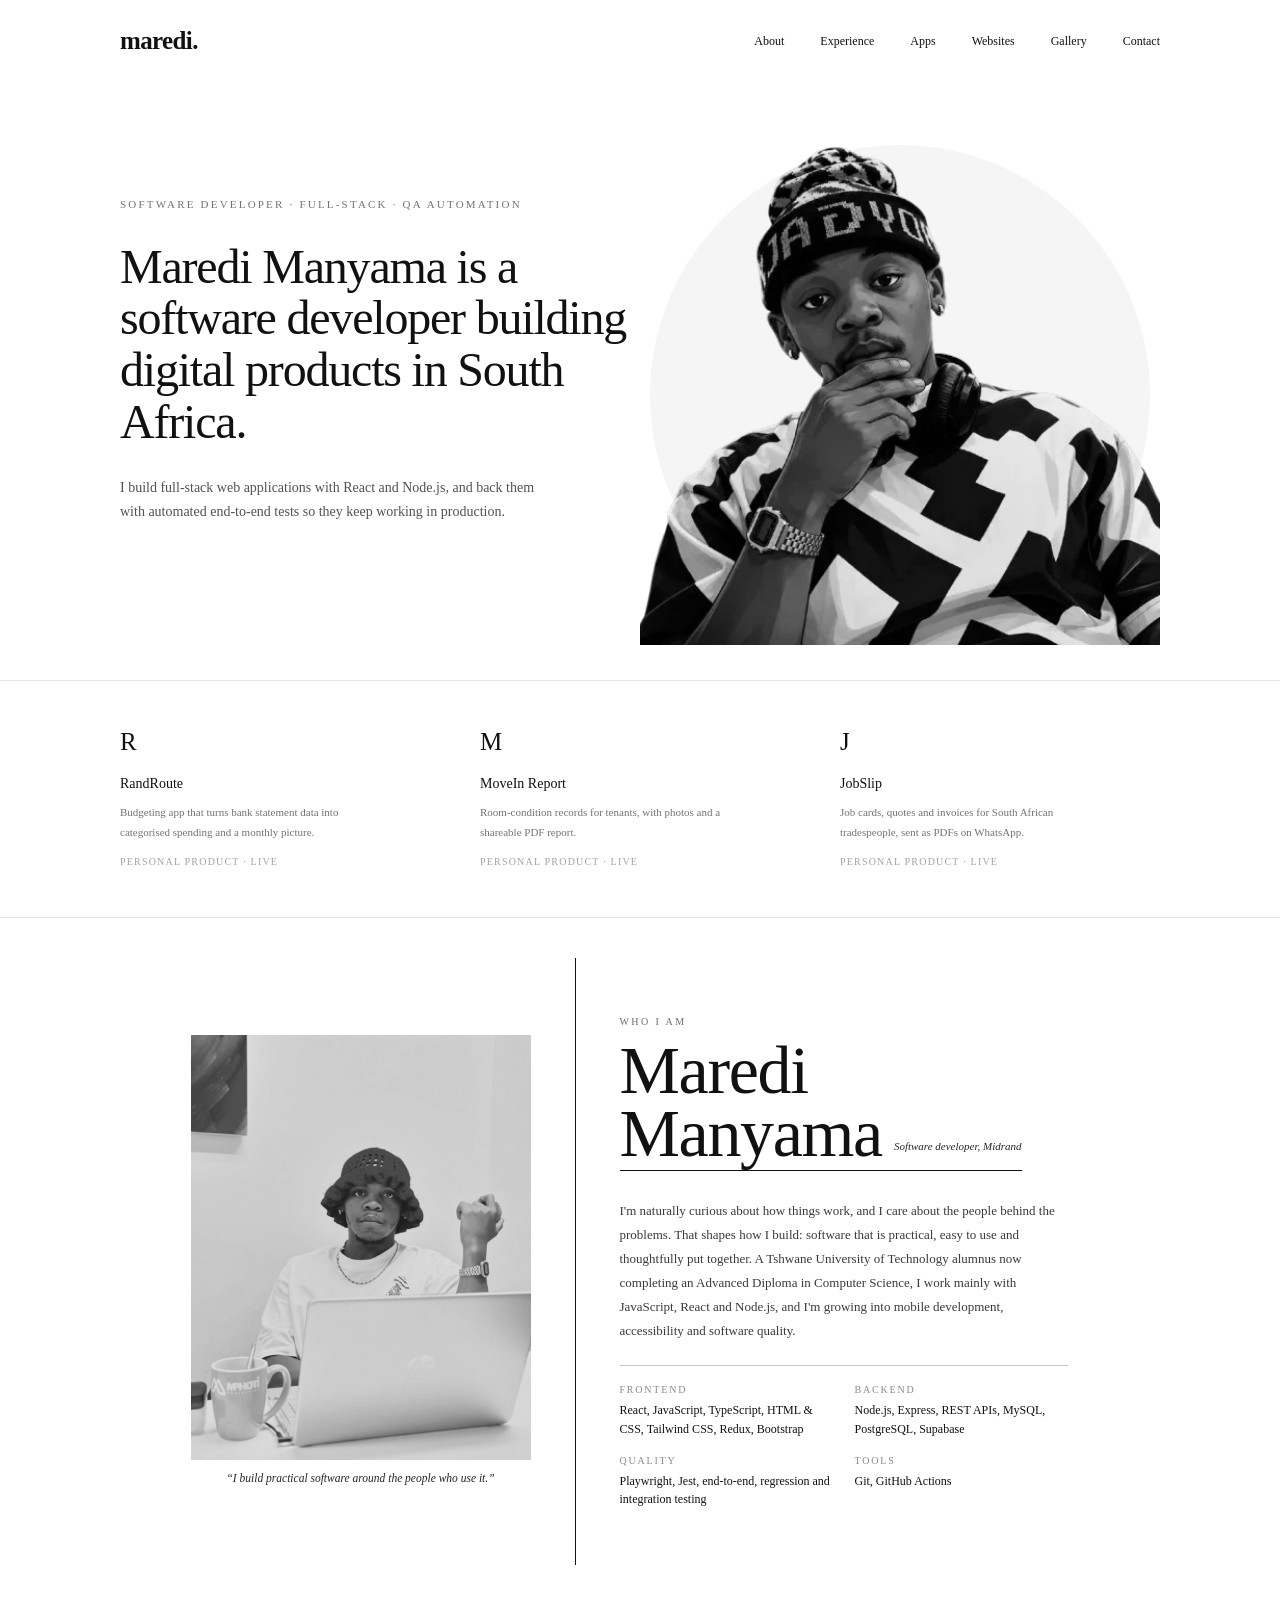
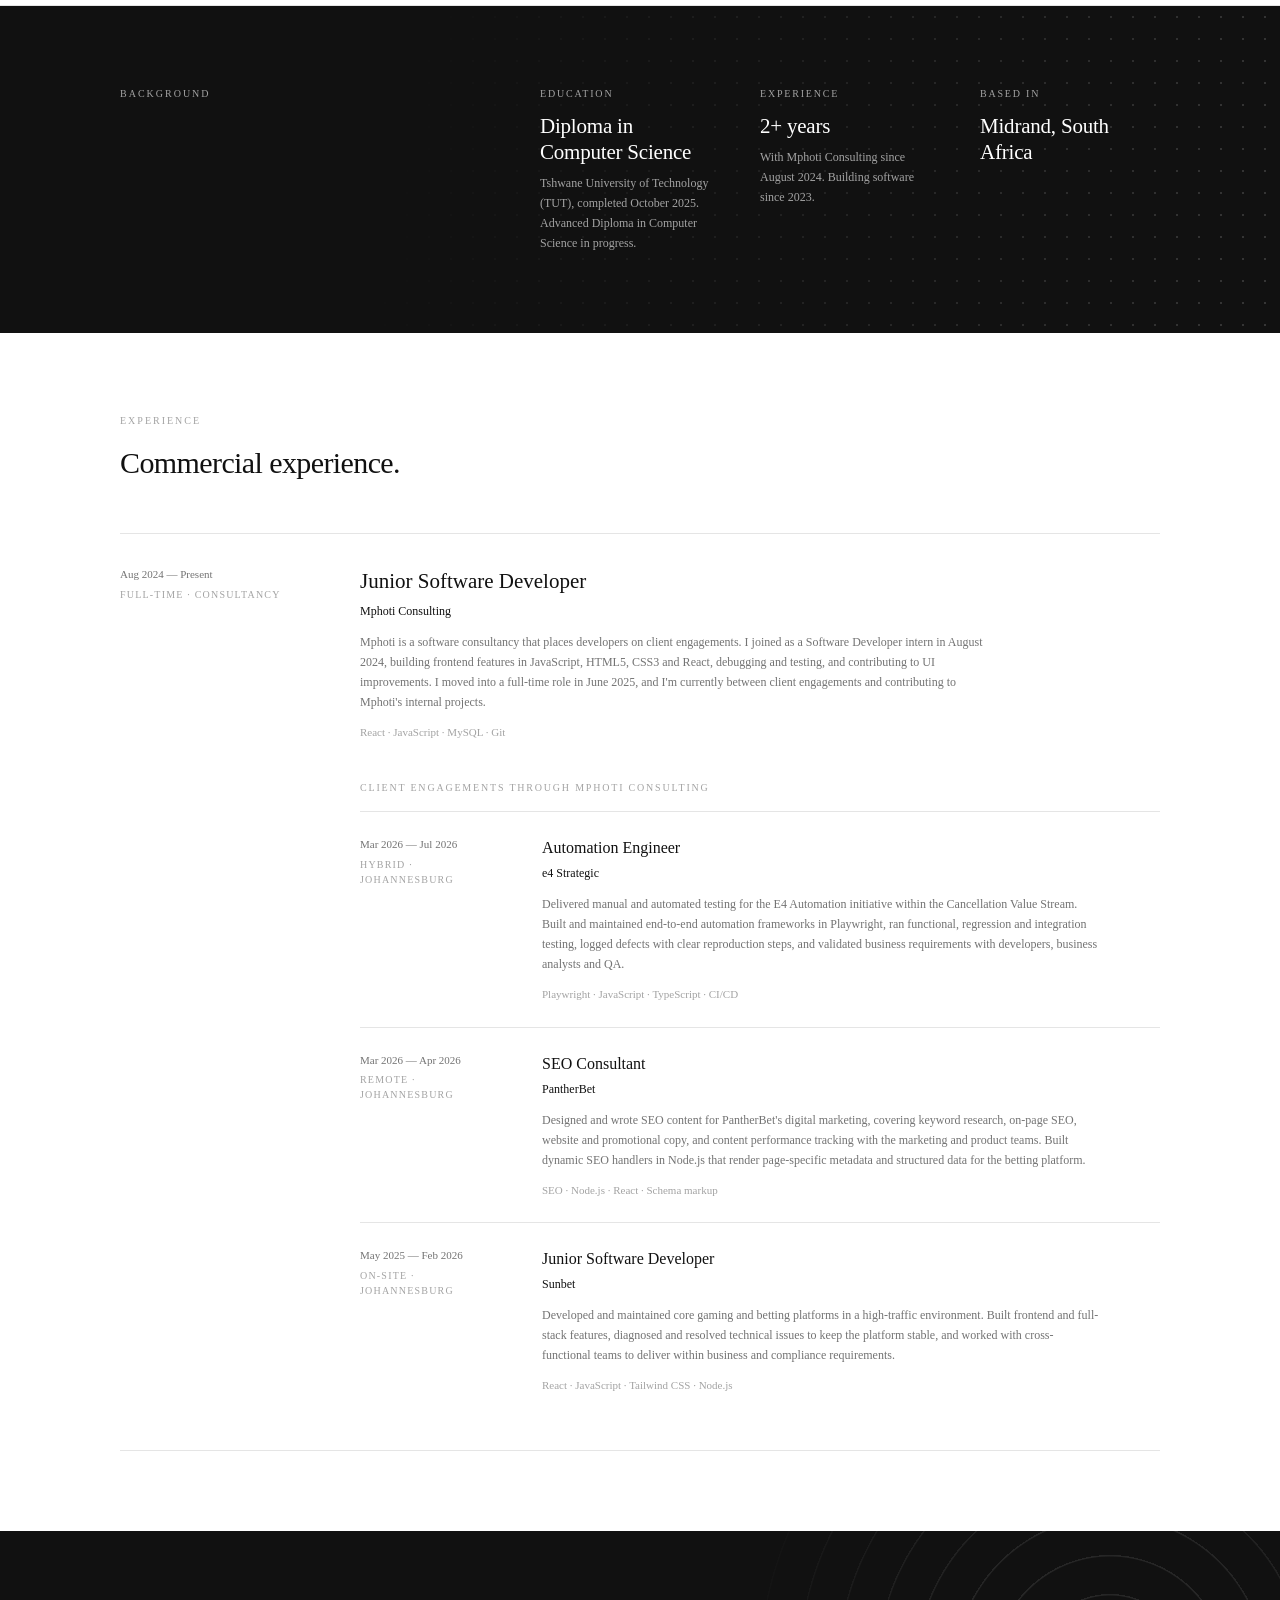
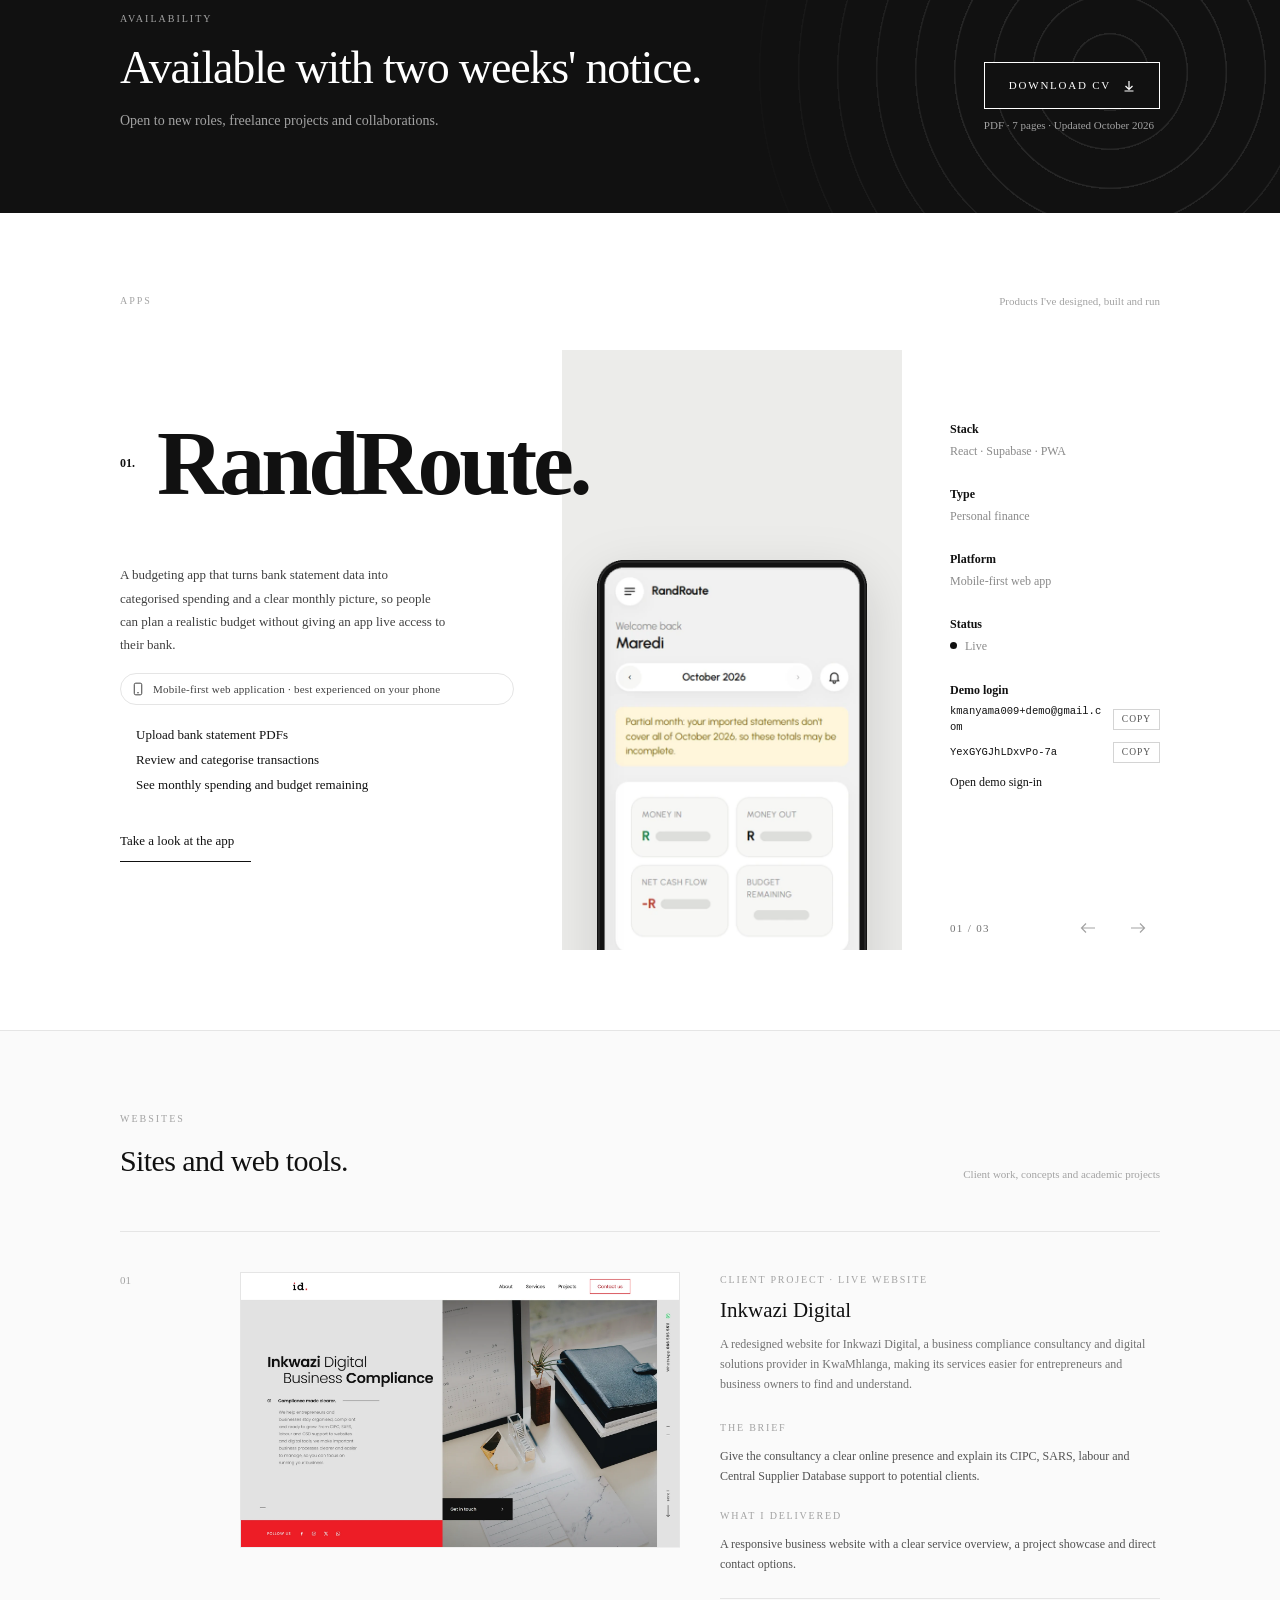
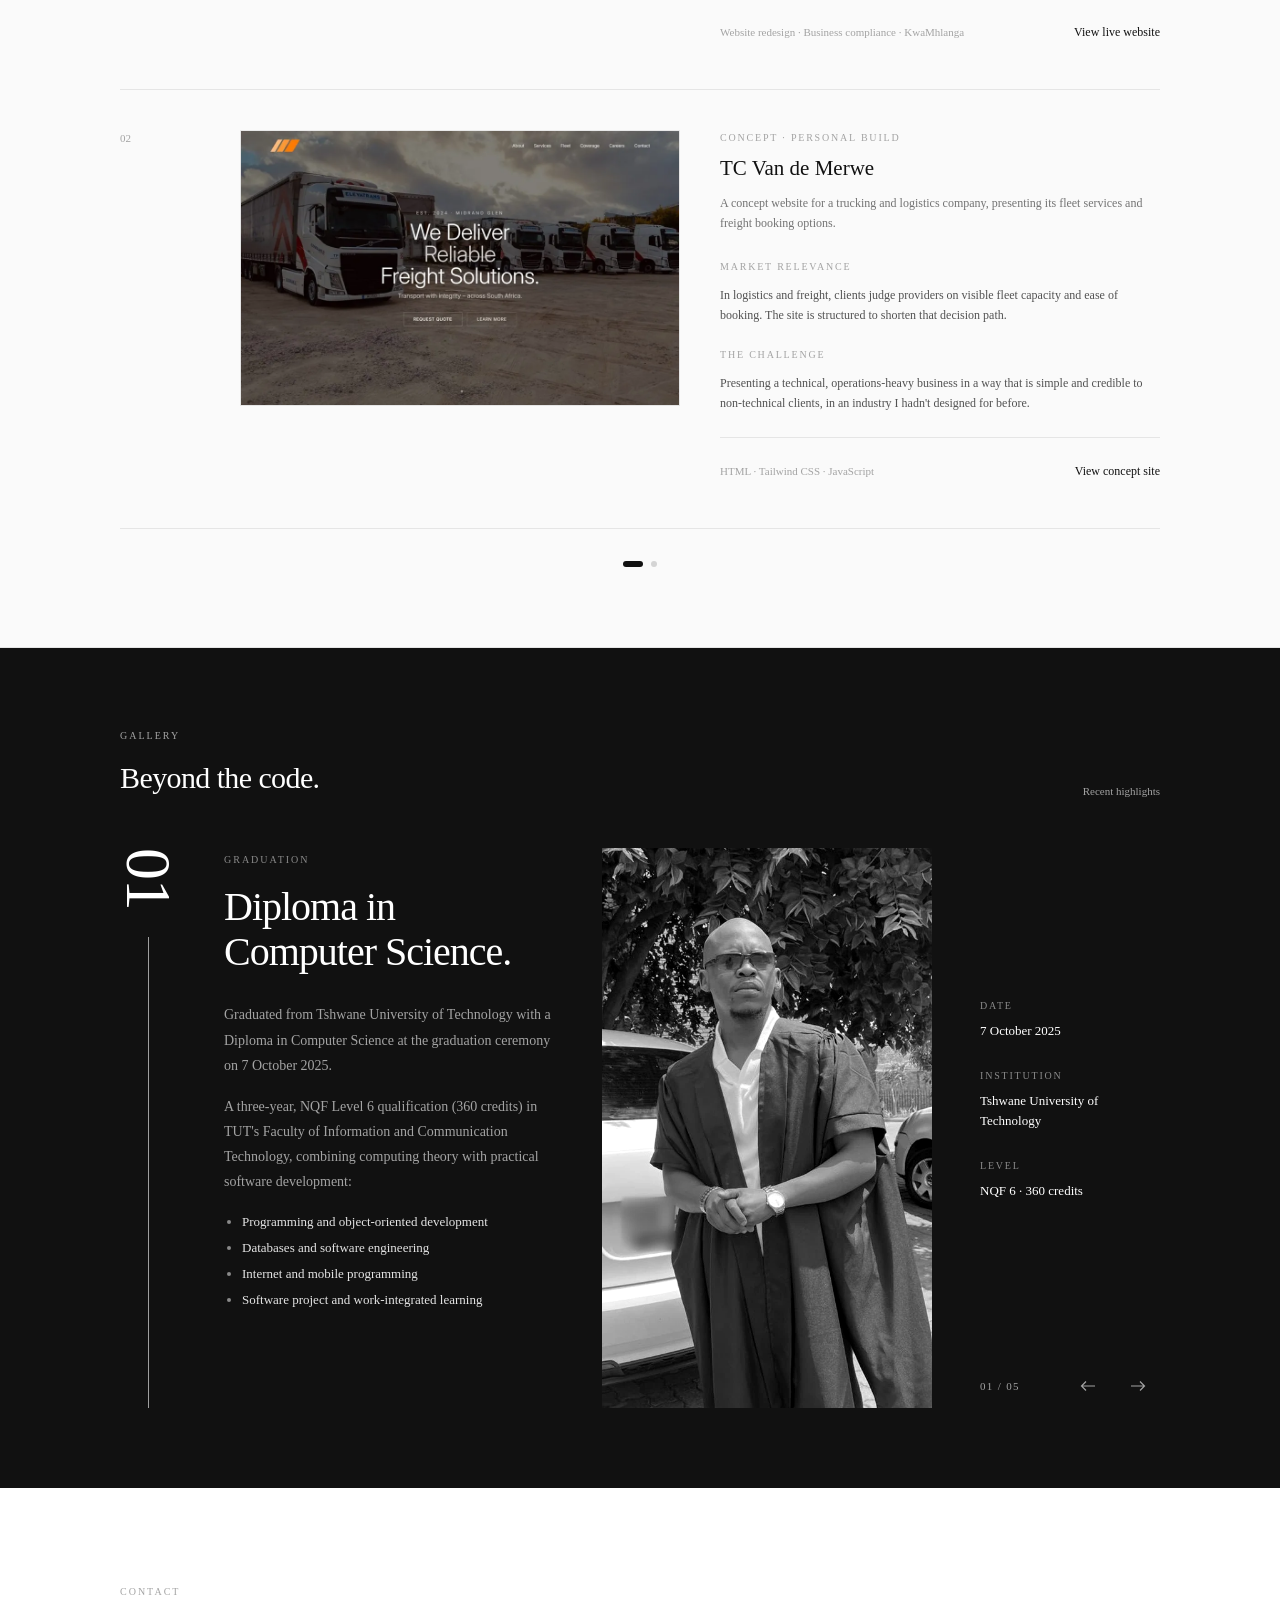
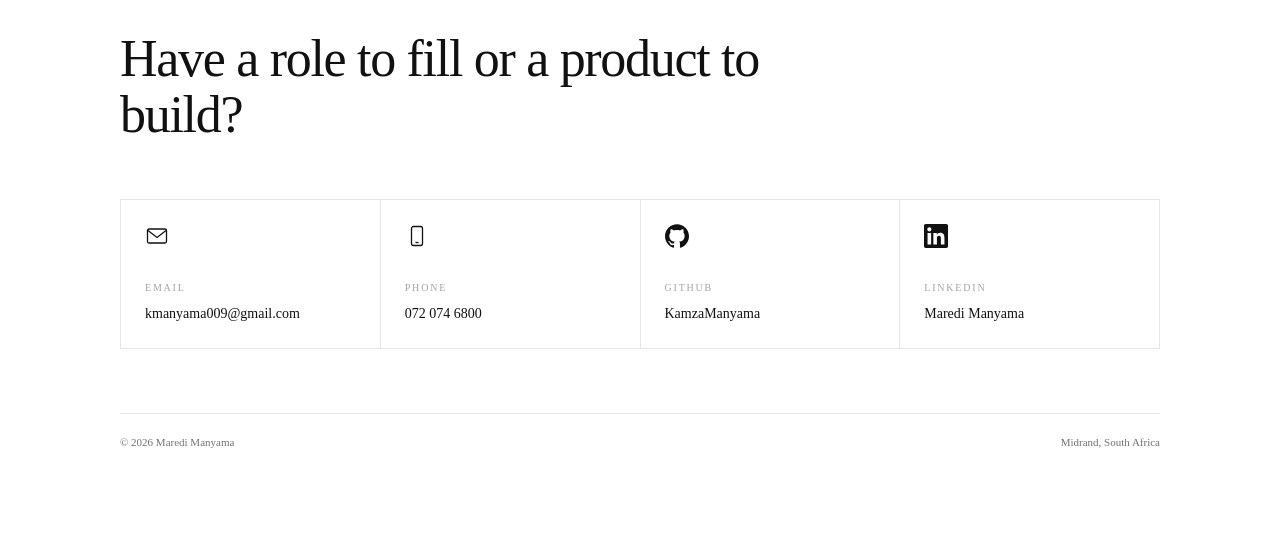
<file: index.html>
<!DOCTYPE html>
<html lang="en">
<head>
  <meta charset="UTF-8" />
  <meta name="viewport" content="width=device-width, initial-scale=1.0" />
  <title>Maredi Manyama — Software Developer in Midrand, South Africa</title>
  <meta name="description" content="Maredi Manyama is a software developer in Midrand, South Africa, building web products with React, JavaScript and Node.js. See projects, experience and CV." />
  <meta name="author" content="Maredi Manyama" />
  <meta name="robots" content="index, follow, max-image-preview:large" />
  <meta name="theme-color" content="#ffffff" />

  <!-- Keep canonical and crawler URLs aligned with the live domain. -->
  <link rel="canonical" href="https://www.maredimanyama.co.za/" />

  <!-- Search engine verification -->
  <meta name="google-site-verification" content="dQZnkPMAuOzgnsLwJMfdUzEPsTuyPLY5-Rh5NQFxw2U" />
  <!-- <meta name="msvalidate.01" content="PASTE-BING-CODE" /> -->

  <!-- Google Analytics -->
  <script async src="https://www.googletagmanager.com/gtag/js?id=G-ZR0PMHPVLD"></script>
  <script>
    window.dataLayer = window.dataLayer || [];
    function gtag(){dataLayer.push(arguments);}
    gtag('js', new Date());
    gtag('config', 'G-ZR0PMHPVLD');
  </script>

  <link rel="icon" href="favicon.svg" type="image/svg+xml" />
  <link rel="preload" as="image" href="profile.webp" fetchpriority="high" />

  <!-- Link preview -->
  <meta property="og:type" content="website" />
  <meta property="og:site_name" content="Maredi Manyama" />
  <meta property="og:locale" content="en_ZA" />
  <meta property="og:url" content="https://www.maredimanyama.co.za/" />
  <meta property="og:title" content="Maredi Manyama — Software Developer in Midrand, South Africa" />
  <meta property="og:description" content="Software developer building web products with React, JavaScript and Node.js. See projects, experience and CV." />
  <meta property="og:image" content="https://www.maredimanyama.co.za/og-image.jpg" />
  <meta property="og:image:width" content="1200" />
  <meta property="og:image:height" content="630" />
  <meta property="og:image:alt" content="Maredi Manyama — Software Developer · Full-stack · QA Automation" />
  <meta name="twitter:card" content="summary_large_image" />
  <meta name="twitter:title" content="Maredi Manyama — Software Developer in Midrand, South Africa" />
  <meta name="twitter:description" content="Software developer building web products with React, JavaScript and Node.js. See projects, experience and CV." />
  <meta name="twitter:image" content="https://www.maredimanyama.co.za/og-image.jpg" />

  <!-- Structured data for search engines -->
  <script type="application/ld+json">
  {
    "@context": "https://schema.org",
    "@graph": [
      {
        "@type": "WebSite",
        "@id": "https://www.maredimanyama.co.za/#website",
        "url": "https://www.maredimanyama.co.za/",
        "name": "Maredi Manyama",
        "inLanguage": "en-ZA"
      },
      {
        "@type": "ProfilePage",
        "@id": "https://www.maredimanyama.co.za/#profile",
        "url": "https://www.maredimanyama.co.za/",
        "name": "Maredi Manyama — Software Developer in Midrand, South Africa",
        "isPartOf": {
          "@id": "https://www.maredimanyama.co.za/#website"
        },
        "mainEntity": {
          "@id": "https://www.maredimanyama.co.za/#person"
        },
        "hasPart": [
          {
            "@id": "https://www.maredimanyama.co.za/#randroute"
          },
          {
            "@id": "https://www.maredimanyama.co.za/#moveinreport"
          },
          {
            "@id": "https://www.maredimanyama.co.za/#jobslip"
          },
          {
            "@id": "https://www.maredimanyama.co.za/#tcvandemerwe"
          },
          {
            "@id": "https://www.maredimanyama.co.za/#inkwazidigital"
          },
          {
            "@id": "https://www.maredimanyama.co.za/#foodscreening"
          }
        ]
      },
      {
        "@type": "Person",
        "@id": "https://www.maredimanyama.co.za/#person",
        "name": "Maredi Manyama",
        "url": "https://www.maredimanyama.co.za/",
        "image": "https://www.maredimanyama.co.za/profile.webp",
        "jobTitle": "Software Developer",
        "description": "Software developer in Midrand, South Africa, building web products with React, JavaScript and Node.js.",
        "email": "mailto:kmanyama009@gmail.com",
        "address": {
          "@type": "PostalAddress",
          "addressLocality": "Midrand",
          "addressRegion": "Gauteng",
          "addressCountry": "ZA"
        },
        "worksFor": {
          "@type": "Organization",
          "name": "Mphoti Consulting"
        },
        "alumniOf": {
          "@type": "CollegeOrUniversity",
          "name": "Tshwane University of Technology"
        },
        "knowsAbout": [
          "JavaScript",
          "TypeScript",
          "React",
          "Redux",
          "Node.js",
          "Express",
          "REST APIs",
          "MySQL",
          "PostgreSQL",
          "Tailwind CSS",
          "Playwright",
          "Jest",
          "Test automation",
          "Technical SEO"
        ],
        "sameAs": [
          "https://github.com/KamzaManyama",
          "https://www.linkedin.com/in/maredi-manyama-711269281/"
        ]
      },
      {
        "@type": "SoftwareApplication",
        "@id": "https://www.maredimanyama.co.za/#randroute",
        "name": "RandRoute",
        "url": "https://randroute-two.vercel.app/",
        "image": "https://www.maredimanyama.co.za/projects/randroute-phone.webp",
        "applicationCategory": "FinanceApplication",
        "operatingSystem": "Web",
        "description": "Budgeting app that turns bank statement data into categorised spending and a clear monthly picture for budget planning.",
        "creator": {
          "@id": "https://www.maredimanyama.co.za/#person"
        }
      },
      {
        "@type": "SoftwareApplication",
        "@id": "https://www.maredimanyama.co.za/#moveinreport",
        "name": "MoveIn Report",
        "url": "https://movein-report.vercel.app/",
        "image": "https://www.maredimanyama.co.za/projects/movein-report-phone.webp",
        "applicationCategory": "UtilitiesApplication",
        "operatingSystem": "Web",
        "description": "Helps tenants document the condition of a rental room with photos and a shareable PDF report.",
        "creator": {
          "@id": "https://www.maredimanyama.co.za/#person"
        }
      },
      {
        "@type": "SoftwareApplication",
        "@id": "https://www.maredimanyama.co.za/#jobslip",
        "name": "JobSlip",
        "url": "https://jobslip-zeta.vercel.app/",
        "image": "https://www.maredimanyama.co.za/projects/jobslip.webp",
        "applicationCategory": "BusinessApplication",
        "operatingSystem": "Web",
        "description": "Job cards, quotes and invoices for South African tradespeople, shared as PDFs on WhatsApp.",
        "creator": {
          "@id": "https://www.maredimanyama.co.za/#person"
        }
      },
      {
        "@type": "WebSite",
        "@id": "https://www.maredimanyama.co.za/#tcvandemerwe",
        "name": "TC Van de Merwe (concept)",
        "url": "https://tc-van-de-merwe.vercel.app/",
        "image": "https://www.maredimanyama.co.za/projects/tc-van-de-merwe.webp",
        "description": "Concept website for a trucking and logistics company, presenting fleet services and freight booking options.",
        "creator": {
          "@id": "https://www.maredimanyama.co.za/#person"
        }
      },
      {
        "@type": "WebSite",
        "@id": "https://www.maredimanyama.co.za/#inkwazidigital",
        "name": "Inkwazi Digital",
        "url": "https://inkwazidigital.co.za/",
        "image": "https://www.maredimanyama.co.za/projects/inkwazi-project.webp",
        "description": "Client website for a business compliance consultancy and digital solutions provider in KwaMhlanga.",
        "creator": {
          "@id": "https://www.maredimanyama.co.za/#person"
        }
      },
      {
        "@type": "SoftwareApplication",
        "@id": "https://www.maredimanyama.co.za/#foodscreening",
        "name": "Cape Town Food Insecurity Screening",
        "url": "https://ida117v-screening.onrender.com/",
        "image": "https://www.maredimanyama.co.za/projects/food-screening.webp",
        "applicationCategory": "Machine learning screening tool",
        "operatingSystem": "Web",
        "description": "Academic group project (IDA117V): a household food-insecurity screening tool trained on the City of Cape Town Household Survey 2024.",
        "creator": {
          "@id": "https://www.maredimanyama.co.za/#person"
        }
      }
    ]
  }
  </script>

  <!-- Tailwind CSS (built from tailwind.config.js — rebuild after adding new classes) -->
  <link rel="stylesheet" href="tailwind.css" />

  <style>
    html { scroll-behavior: smooth; scroll-padding-top: 88px; }

    .site-header {
      border-bottom: 1px solid transparent;
      transition: background-color .25s ease, border-color .25s ease;
    }

    .site-header.nav-open {
      background: #fff;
      border-bottom-color: #e5e5e5;
    }

    .nav-toggle-bars {
      position: relative;
      display: block;
      width: 22px;
      height: 10px;
    }

    .nav-toggle-bars span {
      position: absolute;
      left: 0;
      width: 100%;
      height: 1.5px;
      background: #111;
      transition: transform .25s ease, top .25s ease;
    }

    .nav-toggle-bars span:first-child { top: 0; }
    .nav-toggle-bars span:last-child { top: 8.5px; }

    .nav-open .nav-toggle-bars span:first-child { top: 4px; transform: rotate(45deg); }
    .nav-open .nav-toggle-bars span:last-child { top: 4px; transform: rotate(-45deg); }

    .mobile-menu {
      max-height: calc(100vh - 72px);
      overflow-y: auto;
      background: #fff;
    }

    .site-header.is-scrolled {
      background: rgba(255, 255, 255, .92);
      -webkit-backdrop-filter: blur(8px);
      backdrop-filter: blur(8px);
      border-bottom-color: #e5e5e5;
    }

    .back-to-top {
      opacity: 0;
      pointer-events: none;
      transform: translateY(8px);
      background: #111;
      color: #fff;
      border: 1px solid rgba(255, 255, 255, .35);
      transition: opacity .25s ease, transform .25s ease, background-color .25s ease, color .25s ease;
    }

    .back-to-top.is-visible {
      opacity: 1;
      pointer-events: auto;
      transform: translateY(0);
    }

    .back-to-top:hover {
      background: #fff;
      color: #111;
      border-color: #111;
    }
    body { background: #fff; color: #111; }

    .hero-photo {
      filter: grayscale(100%);
      mix-blend-mode: multiply;
    }

    .gallery-photo {
      filter: grayscale(100%) contrast(1.05);
      transition: filter .6s ease, transform .6s ease;
    }


    .demo-login {
      margin-top: 14px;
      padding: 12px 14px;
      border: 1px dashed #d4d4d4;
      font-size: 12px;
      line-height: 1.9;
      color: #525252;
    }

    .demo-login .demo-label {
      font-size: 10px;
      letter-spacing: .18em;
      text-transform: uppercase;
      color: #a3a3a3;
    }

    .demo-login code {
      margin-left: 6px;
      padding: 1px 6px;
      background: #f3f3f1;
      font-family: ui-monospace, SFMono-Regular, Consolas, monospace;
      font-size: 11.5px;
      color: #111;
      user-select: all;
    }

    .demo-login a { display: inline-block; margin-top: 4px; color: #111; }

    .project-note {
      margin-top: 10px;
      font-size: 11px;
      color: #737373;
    }

    /* Gallery on black so it stands apart from the white sections around it */
    .gallery-dark { background: #111; color: #fff; }
    .gallery-dark .hl-index::after { background: rgba(255, 255, 255, .6); }
    .gallery-dark .hl-kicker { color: #8a8a8a; }
    .gallery-dark .hl-body { color: #a3a3a3; }
    .gallery-dark .hl-list li { color: #e5e5e5; }
    .gallery-dark .hl-list li::marker { color: #8a8a8a; }
    .gallery-dark .hl-links a { color: #fff; }
    .gallery-dark .hl-links a::before { color: #8a8a8a; }
    .gallery-dark .project-link::after { background: #fff; }
    .gallery-dark .hl-photo { background: #1c1c1c; }
    .gallery-dark .hl-meta dt { color: #8a8a8a; }
    .gallery-dark .hl-counter { color: #a3a3a3; }
    .gallery-dark .hl-arrow { color: #a3a3a3; }
    .gallery-dark .hl-arrow:hover { color: #fff; }
    .gallery-dark .hl-arrow:focus-visible { outline-color: #fff; }

    @media (max-width: 767px) {
      .gallery-dark .hl-controls { border-top-color: #2a2a2a; }
    }

    /* About: poster layout. Framed portrait, vertical rule, big serif title, sideways line */
    .poster { position: relative; background: #fff; }

    .poster-inner { padding-top: 96px; padding-bottom: 96px; }

    .poster-grid {
      display: grid;
      grid-template-columns: 340px 1px minmax(0, 470px);
      column-gap: 44px;
      justify-content: center;
      align-items: center;
    }

    .poster-frame { background: #2b2b2b; overflow: hidden; }
    .poster-frame img { display: block; width: 100%; height: auto; filter: grayscale(100%) contrast(.82) brightness(1.12); opacity: .92; }

    .poster-photo { margin: 0; }
    .poster-photo figcaption { margin-top: 10px; text-align: center; line-height: 1.5; }
    .poster-quote { display: block; font-size: 11.5px; font-style: italic; color: #262626; }
    .poster-by { display: block; margin-top: 2px; font-size: 11px; font-style: italic; color: #111; text-align: right; }

    .poster-rule {
      align-self: stretch;
      width: 1px;
      margin: -56px 0;
      background: #111;
    }

    .poster-kicker { font-size: 10px; letter-spacing: .24em; text-transform: uppercase; color: #6b6b6b; }

    .poster-title {
      position: relative;
      display: inline-block;
      margin-top: 10px;
      padding-bottom: 6px;
      border-bottom: 1px solid #111;
      font-family: "Didot", "Bodoni 72", "Bodoni MT", Georgia, serif;
      font-size: 68px;
      line-height: .92;
      letter-spacing: -.02em;
      font-weight: 400;
      color: #111;
    }

    .poster-note {
      display: inline-block;
      margin-left: 12px;
      font-family: Georgia, serif;
      font-size: 11px;
      font-style: italic;
      letter-spacing: 0;
      color: #262626;
      vertical-align: 6px;
    }

    .poster-body { display: grid; grid-template-columns: auto minmax(0, 1fr); gap: 22px; margin-top: 28px; }

    .poster-side {
      writing-mode: vertical-rl;
      transform: rotate(180deg);
      align-self: start;
      font-size: 10px;
      letter-spacing: .28em;
      text-transform: uppercase;
      color: #111;
    }

    .poster-para { font-size: 13px; line-height: 1.85; color: #3a3a3a; }

    .poster-stack {
      display: grid;
      grid-template-columns: 1fr 1fr;
      gap: 14px 22px;
      margin: 22px 0 0;
      padding-top: 16px;
      border-top: 1px solid #c9c8c4;
    }
    .poster-stack dt { font-size: 10px; letter-spacing: .18em; text-transform: uppercase; color: #8a8a8a; }
    .poster-stack dd { margin: 4px 0 0; font-size: 12px; line-height: 1.55; color: #111; }


    @media (max-width: 899px) {
      .poster-inner { padding-top: 64px; padding-bottom: 64px; }
      .poster-grid { grid-template-columns: minmax(0, 1fr); row-gap: 32px; }
      .poster-photo { order: 1; max-width: 340px; width: 100%; justify-self: center; }
      .poster-rule { order: 2; width: auto; height: 1px; margin: 0; }
      .poster-text { order: 3; }
      .poster-title { font-size: 52px; }
      .poster-body { grid-template-columns: minmax(0, 1fr); }
      .poster-side { writing-mode: horizontal-tb; transform: none; }
    }

    @media (max-width: 479px) {
      .poster-stack { grid-template-columns: 1fr; }
      .poster-note { display: block; margin: 8px 0 0; vertical-align: 0; }
    }

    /* Patterns on the black bands */
    .pattern-dots, .pattern-rings { position: relative; overflow: hidden; isolation: isolate; }
    .pattern-dots > *, .pattern-rings > * { position: relative; z-index: 1; }

    .pattern-dots::before {
      content: "";
      position: absolute;
      inset: 0;
      background-image: radial-gradient(rgba(255, 255, 255, .16) 1px, transparent 1.5px);
      background-size: 22px 22px;
      -webkit-mask-image: linear-gradient(100deg, transparent 30%, #000 100%);
      mask-image: linear-gradient(100deg, transparent 30%, #000 100%);
      pointer-events: none;
      animation: dotsDrift 30s linear infinite;
    }

    .pattern-rings::before {
      content: "";
      position: absolute;
      top: 50%;
      right: -240px;
      width: 820px;
      height: 820px;
      margin-top: -410px;
      border-radius: 50%;
      background: repeating-radial-gradient(circle, transparent 0 37px, rgba(255, 255, 255, .09) 38px 39px);
      -webkit-mask-image: radial-gradient(circle, #000 25%, transparent 68%);
      mask-image: radial-gradient(circle, #000 25%, transparent 68%);
      pointer-events: none;
      animation: ringsPulse 9s ease-in-out infinite;
    }

    .pattern-rings::after {
      content: "";
      position: absolute;
      top: 50%;
      right: 170px;
      width: 8px;
      height: 8px;
      margin-top: -4px;
      border-radius: 50%;
      background: rgba(255, 255, 255, .5);
      pointer-events: none;
    }

    @keyframes dotsDrift { to { background-position: 22px 22px; } }

    @keyframes ringsPulse {
      0%, 100% { transform: scale(1); opacity: .8; }
      50% { transform: scale(1.05); opacity: 1; }
    }

    @media (max-width: 767px) {
      .pattern-rings::before { right: -460px; }
      .pattern-rings::after { right: -50px; }
    }

    @media (prefers-reduced-motion: reduce) {
      .pattern-dots::before, .pattern-rings::before { animation: none; }
    }

    /* Availability band: CV download + conversation link */
    .banner-actions {
      display: flex;
      flex-direction: column;
      align-items: flex-start;
      gap: 8px;
      flex-shrink: 0;
    }

    .banner-cv {
      display: inline-flex;
      align-items: center;
      gap: 12px;
      border: 1px solid #fff;
      padding: 14px 24px;
      font-size: 11px;
      letter-spacing: .16em;
      text-transform: uppercase;
      color: #fff;
      background: #111;
      transition: background-color .25s ease, color .25s ease;
    }

    .banner-cv:hover { background: #fff; color: #111; }

    @media (max-width: 1100px) {
      .pattern-rings::after { display: none; }
    }
    .banner-cv .cv-arrow { transition: transform .25s ease; }
    .banner-cv:hover .cv-arrow { transform: translateY(2px); }

    .banner-cv:focus-visible {
      outline: 1px solid #fff;
      outline-offset: 3px;
    }

    .banner-meta {
      font-size: 11px;
      color: #a3a3a3;
    }

    /* Gallery: one highlight at a time, editorial layout */
    /* all slides share one grid cell, so the section keeps the height of the tallest slide */
    .highlights { position: relative; display: grid; }
    .highlights > .hl-slide { grid-area: 1 / 1; }
    .highlights > .hl-controls { grid-row: 2; }

    .hl-slide {
      display: grid;
      grid-template-columns: 56px minmax(0, 1fr) minmax(0, 1fr) 180px;
      grid-template-areas: "index text photo meta";
      column-gap: 48px;
      min-height: 560px;
    }

    .hl-slide[hidden] { display: grid; visibility: hidden; }

    .hl-index {
      grid-area: index;
      display: flex;
      flex-direction: column;
      align-items: center;
      gap: 28px;
    }

    .hl-num {
      writing-mode: vertical-rl;
      font-size: 64px;
      line-height: 1;
      letter-spacing: -.02em;
    }

    .hl-index::after {
      content: "";
      flex: 1;
      width: 1px;
      background: #111;
    }

    .hl-text { grid-area: text; padding-top: 4px; }

    .hl-kicker {
      font-size: 10px;
      letter-spacing: .2em;
      text-transform: uppercase;
      color: #a3a3a3;
    }

    .hl-title {
      margin-top: 18px;
      font-size: 40px;
      line-height: 1.12;
      letter-spacing: -.025em;
    }

    .hl-body {
      margin-top: 28px;
      max-width: 360px;
      font-size: 14px;
      line-height: 1.8;
      color: #525252;
    }

    .hl-body + .hl-body { margin-top: 16px; }

    .hl-list {
      margin: 14px 0 0;
      padding-left: 18px;
      list-style: disc;
    }

    .hl-list li {
      font-size: 13px;
      line-height: 2;
      color: #111;
    }

    .hl-list li::marker { color: #737373; }

    .hl-links {
      margin-top: 20px;
      display: flex;
      flex-direction: column;
      align-items: flex-start;
      gap: 6px;
    }

    .hl-links a {
      padding: 4px 0;
      font-size: 12px;
      color: #111;
    }

    .hl-links a::before { content: "▶ "; font-size: 9px; color: #737373; }

    .hl-photo {
      grid-area: photo;
      margin: 0;
      overflow: hidden;
      background: #f5f5f5;
    }

    .hl-photo img {
      display: block;
      width: 100%;
      height: 100%;
      object-fit: cover;
    }

    .hl-meta {
      grid-area: meta;
      padding-top: 150px;
    }

    .hl-meta div + div { margin-top: 28px; }

    .hl-meta dt {
      font-size: 10px;
      letter-spacing: .18em;
      text-transform: uppercase;
      color: #a3a3a3;
    }

    .hl-meta dd {
      margin: 8px 0 0;
      font-size: 13px;
      line-height: 1.5;
    }

    .hl-controls {
      position: absolute;
      right: 0;
      bottom: 0;
      width: 180px;
      display: flex;
      align-items: center;
      justify-content: space-between;
    }

    .hl-counter {
      font-size: 11px;
      letter-spacing: .12em;
      color: #737373;
    }

    .hl-arrows { display: flex; gap: 6px; }

    .hl-arrow {
      display: flex;
      align-items: center;
      justify-content: center;
      width: 44px;
      height: 44px;
      padding: 0;
      border: 0;
      background: none;
      color: #a3a3a3;
      cursor: pointer;
      transition: color .25s ease, transform .25s ease;
    }

    .hl-arrow svg { width: 16px; height: 12px; }
    .hl-arrow:hover { color: #111; }
    #hlPrev:hover { transform: translateX(-3px); }
    #hlNext:hover { transform: translateX(3px); }

    .hl-arrow:focus-visible {
      outline: 1px solid #111;
      outline-offset: 2px;
    }

    /* Slide change: text fades up, photo wipes in from the side you're heading to */
    .hl-slide.is-entering .hl-text,
    .hl-slide.is-entering .hl-meta,
    .hl-slide.is-entering .hl-num {
      animation: hlFade .7s cubic-bezier(.2, .7, .2, 1) both;
    }

    .hl-slide.is-entering .hl-meta { animation-delay: .12s; }
    .hl-slide.is-entering .hl-photo { animation: hlWipeNext .9s cubic-bezier(.7, 0, .2, 1) both; }
    .hl-slide.is-entering.from-prev .hl-photo { animation-name: hlWipePrev; }

    @keyframes hlFade {
      from { opacity: 0; transform: translateY(16px); }
      to { opacity: 1; transform: none; }
    }

    @keyframes hlWipeNext {
      from { clip-path: inset(0 0 0 100%); }
      to { clip-path: inset(0 0 0 0); }
    }

    @keyframes hlWipePrev {
      from { clip-path: inset(0 100% 0 0); }
      to { clip-path: inset(0 0 0 0); }
    }

    @media (max-width: 1023px) {
      .hl-slide {
        grid-template-columns: 48px minmax(0, 1fr) minmax(0, 1fr);
        grid-template-areas:
          "index text photo"
          "index meta photo";
        grid-template-rows: auto 1fr;
        column-gap: 32px;
        min-height: 500px;
      }

      .hl-num { font-size: 52px; }
      .hl-title { font-size: 32px; }
      .hl-meta { padding: 32px 0 72px; }
      .hl-controls { left: calc(48px + 32px); width: auto; right: auto; gap: 24px; }
    }

    @media (max-width: 767px) {
      .hl-slide {
        grid-template-columns: minmax(0, 1fr);
        grid-template-areas: "index" "text" "photo" "meta";
        grid-template-rows: none;
        min-height: 0;
      }

      .hl-index { flex-direction: row; gap: 16px; }
      .hl-num { writing-mode: horizontal-tb; font-size: 40px; }
      .hl-index::after { width: auto; height: 1px; }
      .hl-text { margin-top: 20px; }
      .hl-title { font-size: 28px; margin-top: 12px; }
      .hl-body { margin-top: 16px; }
      .hl-photo { margin-top: 28px; aspect-ratio: 4 / 5; }
      .hl-meta { display: flex; flex-wrap: wrap; gap: 20px 40px; padding: 24px 0 0; }
      .hl-meta div + div { margin-top: 0; }

      .hl-controls {
        position: static;
        width: auto;
        margin-top: 28px;
        padding-top: 12px;
        border-top: 1px solid #e5e5e5;
      }
    }

    @media (prefers-reduced-motion: reduce) {
      .hl-slide.is-entering .hl-text,
      .hl-slide.is-entering .hl-meta,
      .hl-slide.is-entering .hl-num,
      .hl-slide.is-entering .hl-photo { animation: none; }
    }

    .gallery-figure:hover .gallery-photo {
      filter: grayscale(0%) contrast(1);
      transform: scale(1.03);
    }

    .contact-card {
      transition: background-color .25s ease, color .25s ease;
    }

    .contact-card:hover {
      background: #111;
      color: #fff;
    }

    .contact-card:hover .contact-label {
      color: #a3a3a3;
    }

    .banner-link {
      transition: color .25s ease;
    }

    .banner-link:hover {
      color: #fff;
    }


    .project-shot img {
      transition: transform .6s ease;
    }

    .project-shot:hover img {
      transform: scale(1.03);
    }

    /* Mobile-first apps: the phone is the image, no frame or background */
    .project-phone img { filter: drop-shadow(0 14px 22px rgba(0, 0, 0, .12)); }

    .phone-note {
      display: block;
      margin-top: 12px;
      text-align: center;
      font-size: 10px;
      letter-spacing: .18em;
      text-transform: uppercase;
      color: #a3a3a3;
    }

    .soft-line {
      background: linear-gradient(90deg, #111 0 28%, #d8d8d8 28% 100%);
    }

    .fade-up {
      animation: fadeUp .35s ease both;
    }

    .fade-up-delay {
      animation: fadeUp .35s .05s ease both;
    }

    @media (prefers-reduced-motion: reduce) {
      .fade-up, .fade-up-delay { animation: none; }
    }

    @keyframes fadeUp {
      from { opacity: 0; transform: translateY(8px); }
      to { opacity: 1; transform: translateY(0); }
    }

    .recognition-card {
      transition: transform .25s ease, opacity .25s ease;
    }

    .recognition-card:hover {
      transform: translateY(-4px);
    }

    /* Apps: editorial layout. Big name overlapping a tall image panel, details on the right */
    .appx { position: relative; display: grid; }
    .appx-slide {
      grid-area: 1 / 1;
      display: grid;
      grid-template-columns: minmax(0, 1fr) 340px 210px;
      column-gap: 48px;
      min-height: 600px;
    }
    .appx-slide[hidden] { display: grid; visibility: hidden; }

    .appx-intro {
      display: flex;
      flex-wrap: wrap;
      justify-content: space-between;
      gap: 8px 24px;
      margin-bottom: 40px;
    }

    .appx-left { position: relative; z-index: 2; display: flex; flex-direction: column; }
    .appx-head { display: flex; align-items: center; gap: 22px; margin-top: 70px; }
    .appx-num { flex: none; font-size: 12px; font-weight: 700; }
    .appx-title {
      font-size: 92px;
      line-height: .95;
      letter-spacing: -.045em;
      font-weight: 700;
      white-space: nowrap;
    }
    .appx-desc { margin-top: 56px; max-width: 330px; font-size: 13px; line-height: 1.8; color: #404040; }
    .appx-features { margin: 18px 0 0; padding-left: 16px; max-width: 330px; font-size: 13px; line-height: 1.9; color: #111; }
    .appx-features li::marker { color: #a3a3a3; }

    .appx-link {
      align-self: flex-start;
      margin-top: 34px;
      padding-bottom: 10px;
      border-bottom: 1.5px solid #111;
      font-size: 13px;
      color: #111;
      transition: padding-right .3s ease;
    }
    .appx-link::after { content: " →"; opacity: 0; transition: opacity .3s ease; }
    .appx-link:hover { padding-right: 20px; }
    .appx-link:hover::after { opacity: 1; }
    .appx-left .project-note { margin-top: 14px; }

    .appx-media {
      position: relative;
      z-index: 1;
      margin: 0;
      display: flex;
      align-items: flex-end;
      justify-content: center;
      padding: 150px 34px 0;
      background: #ececea;
      overflow: hidden;
    }
    .appx-media img {
      display: block;
      width: 100%;
      max-width: 270px;
      height: auto;
      margin-bottom: -28%;
      filter: drop-shadow(0 18px 26px rgba(0, 0, 0, .14));
      transition: transform .6s ease;
    }
    .appx-media:hover img { transform: translateY(-10px); }

    .appx-meta { margin: 0; padding-top: 70px; }
    .appx-meta div + div { margin-top: 24px; }
    .appx-meta dt { font-size: 12px; font-weight: 700; color: #111; }
    .appx-meta dd { margin: 4px 0 0; font-size: 12px; line-height: 1.6; color: #8a8a8a; }
    .appx-meta dd .live-dot { display: inline-block; margin-right: 8px; vertical-align: 1px; }
    .appx-demo dd { display: grid; grid-template-columns: 1fr auto; gap: 6px 8px; align-items: center; }
    .appx-demo code {
      font-family: ui-monospace, SFMono-Regular, Consolas, monospace;
      font-size: 10.5px;
      color: #111;
      overflow-wrap: anywhere;
      user-select: all;
    }
    .appx-demo .project-link { grid-column: 1 / -1; justify-self: start; margin-top: 4px; color: #111; }

    .appx-controls {
      position: absolute;
      right: 0;
      bottom: 0;
      width: 210px;
      display: flex;
      align-items: center;
      justify-content: space-between;
    }

    .live-dot {
      width: 7px;
      height: 7px;
      border-radius: 50%;
      background: #111;
      animation: livePulse 2.4s ease-out infinite;
    }
    @keyframes livePulse {
      0% { box-shadow: 0 0 0 0 rgba(17, 17, 17, .35); }
      80%, 100% { box-shadow: 0 0 0 8px rgba(17, 17, 17, 0); }
    }

    .copy-btn {
      border: 1px solid #d4d4d4;
      background: #fff;
      padding: 2px 8px;
      font: inherit;
      font-size: 9.5px;
      letter-spacing: .1em;
      text-transform: uppercase;
      color: #525252;
      cursor: pointer;
      transition: border-color .2s ease, color .2s ease;
    }
    .copy-btn:hover, .copy-btn.is-copied { border-color: #111; color: #111; }

    /* slide change */
    .appx-slide.is-entering .appx-head { animation: appxTitle .8s cubic-bezier(.2, .7, .2, 1) both; }
    .appx-slide.is-entering .appx-left > :not(.appx-head),
    .appx-slide.is-entering .appx-meta { animation: hlFade .7s .1s cubic-bezier(.2, .7, .2, 1) both; }
    .appx-slide.is-entering .appx-media { animation: hlWipeNext .9s cubic-bezier(.7, 0, .2, 1) both; }
    .appx-slide.is-entering.from-prev .appx-media { animation-name: hlWipePrev; }
    @keyframes appxTitle {
      from { opacity: 0; transform: translateX(-40px); }
      to { opacity: 1; transform: none; }
    }

    .appx-mobile {
      display: inline-flex;
      align-items: center;
      gap: 10px;
      margin-top: 16px;
      padding: 7px 12px;
      border: 1px solid #e5e5e5;
      border-radius: 999px;
      font-size: 11px;
      letter-spacing: .02em;
      color: #404040;
    }
    .appx-mobile svg { width: 10px; height: 14px; flex: none; }
    #websiteList > article[hidden] { display: none; }

    .websites-section { background: #fafafa; }

    @media (max-width: 1100px) {
      .appx-slide { grid-template-columns: minmax(0, 1fr) 300px 180px; column-gap: 32px; }
      .appx-title { font-size: 72px; }
      .appx-controls { width: 180px; }
    }

    @media (max-width: 899px) {
      .appx-slide {
        grid-template-columns: minmax(0, 1fr);
        min-height: 0;
      }
      .appx-head { margin-top: 0; gap: 14px; }
      .appx-title { font-size: 52px; white-space: normal; }
      .appx-left { display: contents; }
      .appx-head { order: 1; }
      .appx-media { order: 2; margin-top: 24px; height: 440px; padding: 40px 24px 0; }
      .appx-desc { order: 3; margin-top: 28px; max-width: none; }
      .appx-mobile { margin-top: 14px; }
      .appx-mobile { order: 3; justify-self: start; }
      .appx-features { order: 4; max-width: none; }
      .appx-link { order: 5; justify-self: start; }
      .appx-left .project-note { order: 6; }
      .appx-meta { order: 7; padding-top: 28px; display: grid; grid-template-columns: 1fr 1fr; gap: 20px 24px; }
      .appx-meta div + div { margin-top: 0; }
      .appx-demo { grid-column: 1 / -1; }
      .appx-controls {
        position: static;
        width: auto;
        margin-top: 28px;
        padding-top: 12px;
        border-top: 1px solid #e5e5e5;
      }
    }

    @media (prefers-reduced-motion: reduce) {
      .live-dot { animation: none; }
      .appx-slide.is-entering .appx-head,
      .appx-slide.is-entering .appx-left > :not(.appx-head),
      .appx-slide.is-entering .appx-meta,
      .appx-slide.is-entering .appx-media { animation: none; }
    }

    /* Page dots under the project list */
    .work-dots {
      display: flex;
      justify-content: center;
      gap: 8px;
      margin-top: 32px;
    }

    .work-dots[hidden] { display: none; }

    /* Scroll animations (classes are added by JS, so the page still works without it) */
    .reveal {
      opacity: 0;
      transform: translateY(28px);
      transition: opacity .8s cubic-bezier(.2, .7, .2, 1), transform .8s cubic-bezier(.2, .7, .2, 1);
      transition-delay: var(--reveal-delay, 0ms);
    }

    .reveal-wipe {
      clip-path: inset(0 0 100% 0);
      transition: clip-path 1.1s cubic-bezier(.7, 0, .2, 1);
      transition-delay: var(--reveal-delay, 0ms);
    }

    .reveal-line {
      transform: scaleX(0);
      transform-origin: left;
      transition: transform 1.2s cubic-bezier(.7, 0, .2, 1);
      transition-delay: var(--reveal-delay, 0ms);
    }

    .reveal.is-visible { opacity: 1; transform: none; }
    .reveal-wipe.is-visible { clip-path: inset(0 0 0 0); }
    .reveal-line.is-visible { transform: scaleX(1); }

    /* Projects fade in when switching pages */
    .project-page-in {
      animation: projectIn .6s cubic-bezier(.2, .7, .2, 1) both;
      animation-delay: var(--reveal-delay, 0ms);
    }

    @keyframes projectIn {
      from { opacity: 0; transform: translateX(24px); }
      to { opacity: 1; transform: none; }
    }

    /* Slow drift on the hero circle */
    .hero-circle { animation: heroFloat 9s ease-in-out infinite; }

    @keyframes heroFloat {
      0%, 100% { transform: translate(-50%, 0) scale(1); }
      50% { transform: translate(-50%, -10px) scale(1.02); }
    }

    @media (prefers-reduced-motion: reduce) {
      .reveal, .reveal-wipe, .reveal-line { opacity: 1; transform: none; clip-path: none; transition: none; }
      .project-page-in, .hero-circle { animation: none; }
    }

    .work-dot {
      width: 6px;
      height: 6px;
      padding: 0;
      border: 0;
      border-radius: 999px;
      background: #d4d4d4;
      cursor: pointer;
      transition: width .25s ease, background-color .25s ease;
    }

    .work-dot:hover { background: #a3a3a3; }

    .work-dot[aria-current="true"] {
      width: 20px;
      background: #111;
    }

    .work-dot:focus-visible {
      outline: 1px solid #111;
      outline-offset: 3px;
    }

    .project-link {
      position: relative;
    }

    .project-link::after {
      content: "";
      position: absolute;
      left: 0;
      bottom: -3px;
      width: 0;
      height: 1px;
      background: #111;
      transition: width .25s ease;
    }

    .project-link.py-2::after {
      bottom: 5px;
    }

    .project-link:hover::after {
      width: 100%;
    }
  </style>
</head>

<body class="font-serif antialiased">

  <!-- NAV -->
  <header id="siteHeader" class="site-header fixed inset-x-0 top-0 z-30">
    <div class="mx-auto flex max-w-[1120px] items-center justify-between px-6 py-5 md:px-10">
      <a href="./" id="homeLink" class="text-[25px] font-bold tracking-tight" aria-label="Maredi Manyama, back to top">maredi.</a>

      <nav class="hidden items-center gap-7 text-[12px] md:flex lg:gap-9">
        <a href="#about" class="py-3 transition-opacity hover:opacity-50">About</a>
        <a href="#experience" class="py-3 transition-opacity hover:opacity-50">Experience</a>
        <a href="#apps" class="py-3 transition-opacity hover:opacity-50">Apps</a>
        <a href="#websites" class="py-3 transition-opacity hover:opacity-50">Websites</a>
        <a href="#gallery" class="py-3 transition-opacity hover:opacity-50">Gallery</a>
        <a href="#contact" class="py-3 transition-opacity hover:opacity-50">Contact</a>
      </nav>

      <button
        id="navToggle"
        type="button"
        class="-mr-2 flex h-11 w-11 items-center justify-center md:hidden"
        aria-label="Open menu"
        aria-expanded="false"
        aria-controls="mobileMenu"
      >
        <span class="nav-toggle-bars" aria-hidden="true"><span></span><span></span></span>
      </button>
    </div>

    <nav id="mobileMenu" class="mobile-menu md:hidden" hidden>
      <div class="mx-auto max-w-[1120px] px-6 pb-6">
        <a href="#about" class="block border-t border-neutral-200 py-4 text-[22px] tracking-[-0.01em]">About</a>
        <a href="#experience" class="block border-t border-neutral-200 py-4 text-[22px] tracking-[-0.01em]">Experience</a>
        <a href="#apps" class="block border-t border-neutral-200 py-4 text-[22px] tracking-[-0.01em]">Apps</a>
        <a href="#websites" class="block border-t border-neutral-200 py-4 text-[22px] tracking-[-0.01em]">Websites</a>
        <a href="#gallery" class="block border-t border-neutral-200 py-4 text-[22px] tracking-[-0.01em]">Gallery</a>
        <a href="#contact" class="block border-y border-neutral-200 py-4 text-[22px] tracking-[-0.01em]">Contact</a>
      </div>
    </nav>
  </header>

  <main>

    <!-- HERO -->
    <section class="min-h-[680px] border-b border-neutral-200">
      <div class="mx-auto grid min-h-[680px] max-w-[1120px] grid-cols-1 items-center px-6 pt-20 md:grid-cols-2 md:px-10 md:pt-10">

        <!-- INTRO -->
        <div class="relative z-10 pb-8 md:pb-0">
          <p class="fade-up mb-7 text-[11px] uppercase tracking-[0.2em] text-neutral-500">
            Software Developer · Full-stack · QA Automation
          </p>

          <h1 class="fade-up max-w-[520px] text-[38px] leading-[1.08] tracking-[-0.025em] sm:text-[46px] md:text-[48px]">
            Maredi Manyama is a software developer building digital products in South Africa.
          </h1>

          <p class="fade-up-delay mt-7 max-w-[430px] text-[14px] leading-6 text-neutral-600">
            I build full-stack web applications with React and Node.js, and back them with
            automated end-to-end tests so they keep working in production.
          </p>
        </div>

        <!-- PORTRAIT -->
        <div class="relative flex h-[390px] items-end justify-center overflow-hidden md:h-[570px]">
          <div class="hero-circle absolute bottom-0 left-1/2 h-[360px] w-[360px] -translate-x-1/2 rounded-full bg-neutral-100 md:h-[500px] md:w-[500px]"></div>

          <img
            src="profile.webp"
            alt="Portrait of Maredi Manyama"
            width="500"
            height="500"
            fetchpriority="high"
            class="hero-photo relative z-10 h-full w-full object-contain object-bottom"
          />
        </div>
      </div>
    </section>

    <!-- RECOGNITION / SELECTED WORK STRIP -->
    <section id="work" class="border-b border-neutral-200">
      <div class="mx-auto grid max-w-[1120px] grid-cols-1 gap-10 px-6 py-12 sm:grid-cols-3 md:px-10">

        <a href="#randroute" class="recognition-card group">
          <div class="mb-5 text-[25px] leading-none">R</div>
          <h2 class="text-[14px] leading-5">RandRoute</h2>
          <p class="mt-2 max-w-[260px] text-[11px] leading-5 text-neutral-500">
            Budgeting app that turns bank statement data into categorised spending and a monthly picture.
          </p>
          <span class="mt-3 block text-[10px] uppercase tracking-[0.12em] text-neutral-400">
            Personal product · Live
          </span>
        </a>

        <a href="#moveinreport" class="recognition-card group">
          <div class="mb-5 text-[25px] leading-none">M</div>
          <h2 class="text-[14px] leading-5">MoveIn Report</h2>
          <p class="mt-2 max-w-[260px] text-[11px] leading-5 text-neutral-500">
            Room-condition records for tenants, with photos and a shareable PDF report.
          </p>
          <span class="mt-3 block text-[10px] uppercase tracking-[0.12em] text-neutral-400">
            Personal product · Live
          </span>
        </a>

        <a href="#jobslip" class="recognition-card group">
          <div class="mb-5 text-[25px] leading-none">J</div>
          <h2 class="text-[14px] leading-5">JobSlip</h2>
          <p class="mt-2 max-w-[260px] text-[11px] leading-5 text-neutral-500">
            Job cards, quotes and invoices for South African tradespeople, sent as PDFs on WhatsApp.
          </p>
          <span class="mt-3 block text-[10px] uppercase tracking-[0.12em] text-neutral-400">
            Personal product · Live
          </span>
        </a>

      </div>
    </section>

    <!-- ABOUT -->
    <section id="about" class="poster border-b border-neutral-200">
      <div class="poster-inner mx-auto max-w-[1120px] px-6 md:px-10">
        <div class="poster-grid">
          <figure class="poster-photo">
            <div class="poster-frame">
              <img
                src="about-poster.webp"
                alt="Maredi Manyama in a bucket hat, working at a laptop"
                width="1024"
                height="1280"
                loading="lazy"
              />
            </div>
            <figcaption>
              <span class="poster-quote">“I build practical software around the people who use it.”</span>
              <!-- <span class="poster-by">Maredi Manyama</span> -->
            </figcaption>
          </figure>

          <span class="poster-rule" aria-hidden="true"></span>

          <div class="poster-text">
            <p class="poster-kicker">Who I am</p>
            <h2 class="poster-title">Maredi<br />Manyama<span class="poster-note">Software developer, Midrand</span></h2>

            <div class="poster-body">
              <!-- <p class="poster-side">Curious by nature · practical by design</p> -->

              <div class="poster-main">
                <p class="poster-para">
                  I'm naturally curious about how things work, and I care about the people behind
                  the problems. That shapes how I build: software that is practical, easy to use and
                  thoughtfully put together. A Tshwane University of Technology alumnus now completing
                  an Advanced Diploma in Computer Science, I work mainly with JavaScript, React and
                  Node.js, and I'm growing into mobile development, accessibility and software quality.
                </p>

                <dl class="poster-stack" aria-label="Tech stack">
                  <div><dt>Frontend</dt><dd>React, JavaScript, TypeScript, HTML &amp; CSS, Tailwind CSS, Redux, Bootstrap</dd></div>
                  <div><dt>Backend</dt><dd>Node.js, Express, REST APIs, MySQL, PostgreSQL, Supabase</dd></div>
                  <div><dt>Quality</dt><dd>Playwright, Jest, end-to-end, regression and integration testing</dd></div>
                  <div><dt>Tools</dt><dd>Git, GitHub Actions</dd></div>
                </dl>
              </div>
            </div>
          </div>
        </div>
      </div>
    </section>

    <!-- BACKGROUND -->
    <section id="background" class="pattern-dots bg-[#111] text-white">
      <div class="mx-auto grid max-w-[1120px] gap-12 px-6 py-20 md:grid-cols-[.75fr_1.25fr] md:px-10">
        <div>
          <p class="text-[10px] uppercase tracking-[0.2em] text-neutral-400">Background</p>
        </div>

        <dl class="grid gap-10 sm:grid-cols-3">
          <div>
            <dt class="text-[10px] uppercase tracking-[0.18em] text-neutral-400">Education</dt>
            <dd class="mt-3 text-[21px] leading-[1.25] tracking-[-0.01em]">Diploma in Computer Science</dd>
            <dd class="mt-2 text-[12px] leading-5 text-neutral-400">Tshwane University of Technology (TUT), completed October 2025. Advanced Diploma in Computer Science in progress.</dd>
          </div>

          <div>
            <dt class="text-[10px] uppercase tracking-[0.18em] text-neutral-400">Experience</dt>
            <dd class="mt-3 text-[21px] leading-[1.25] tracking-[-0.01em]">2+ years</dd>
            <dd class="mt-2 text-[12px] leading-5 text-neutral-400">With Mphoti Consulting since August 2024. Building software since 2023.</dd>
          </div>

          <div>
            <dt class="text-[10px] uppercase tracking-[0.18em] text-neutral-400">Based in</dt>
            <dd class="mt-3 text-[21px] leading-[1.25] tracking-[-0.01em]">Midrand, South Africa</dd>
          </div>
        </dl>
      </div>
    </section>

    <!-- EXPERIENCE -->
    <section id="experience">
      <div class="mx-auto max-w-[1120px] px-6 py-20 md:px-10">
        <div class="mb-12">
          <p class="text-[10px] uppercase tracking-[0.2em] text-neutral-400">Experience</p>
          <h2 class="mt-3 text-[30px] tracking-[-0.02em]">Commercial experience.</h2>
        </div>

        <div class="border-y border-neutral-200">

          <article class="grid gap-x-10 gap-y-3 py-8 md:grid-cols-[200px_1fr]">
            <div>
              <p class="text-[11px] text-neutral-500">Aug 2024 — Present</p>
              <p class="mt-1 text-[10px] uppercase tracking-[0.12em] text-neutral-400">Full-time · Consultancy</p>
            </div>

            <div>
              <h3 class="text-[21px]">Junior Software Developer</h3>
              <p class="mt-1 text-[12px]">Mphoti Consulting</p>
              <p class="mt-3 max-w-[640px] text-[12px] leading-5 text-neutral-500">
                Mphoti is a software consultancy that places developers on client engagements.
                I joined as a Software Developer intern in August 2024, building frontend
                features in JavaScript, HTML5, CSS3 and React, debugging and testing, and
                contributing to UI improvements. I moved into a full-time role in June 2025, and I'm currently between client
                engagements and contributing to Mphoti's internal projects.
              </p>
              <p class="mt-3 text-[11px] text-neutral-400">React · JavaScript · MySQL · Git</p>

              <p class="mt-10 text-[10px] uppercase tracking-[0.18em] text-neutral-400">Client engagements through Mphoti Consulting</p>

              <div class="mt-4 divide-y divide-neutral-200 border-t border-neutral-200">
                <div class="grid gap-x-8 gap-y-2 py-6 sm:grid-cols-[150px_1fr]">
                  <div>
                    <p class="text-[11px] text-neutral-500">Mar 2026 — Jul 2026</p>
                    <p class="mt-1 text-[10px] uppercase tracking-[0.12em] text-neutral-400">Hybrid · Johannesburg</p>
                  </div>
                  <div>
                    <h4 class="text-[16px]">Automation Engineer</h4>
                    <p class="mt-1 text-[12px]">e4 Strategic</p>
                    <p class="mt-3 max-w-[560px] text-[12px] leading-5 text-neutral-500">
                      Delivered manual and automated testing for the E4 Automation initiative within
                      the Cancellation Value Stream. Built and maintained end-to-end automation
                      frameworks in Playwright, ran functional, regression and integration testing,
                      logged defects with clear reproduction steps, and validated business
                      requirements with developers, business analysts and QA.
                    </p>
                    <p class="mt-3 text-[11px] text-neutral-400">Playwright · JavaScript · TypeScript · CI/CD</p>
                  </div>
                </div>
                <div class="grid gap-x-8 gap-y-2 py-6 sm:grid-cols-[150px_1fr]">
                  <div>
                    <p class="text-[11px] text-neutral-500">Mar 2026 — Apr 2026</p>
                    <p class="mt-1 text-[10px] uppercase tracking-[0.12em] text-neutral-400">Remote · Johannesburg</p>
                  </div>
                  <div>
                    <h4 class="text-[16px]">SEO Consultant</h4>
                    <p class="mt-1 text-[12px]">PantherBet</p>
                    <p class="mt-3 max-w-[560px] text-[12px] leading-5 text-neutral-500">
                      Designed and wrote SEO content for PantherBet's digital marketing, covering
                      keyword research, on-page SEO, website and promotional copy, and content
                      performance tracking with the marketing and product teams. Built dynamic SEO
                      handlers in Node.js that render page-specific metadata and structured data
                      for the betting platform.
                    </p>
                    <p class="mt-3 text-[11px] text-neutral-400">SEO · Node.js · React · Schema markup</p>
                  </div>
                </div>
                <div class="grid gap-x-8 gap-y-2 py-6 sm:grid-cols-[150px_1fr]">
                  <div>
                    <p class="text-[11px] text-neutral-500">May 2025 — Feb 2026</p>
                    <p class="mt-1 text-[10px] uppercase tracking-[0.12em] text-neutral-400">On-site · Johannesburg</p>
                  </div>
                  <div>
                    <h4 class="text-[16px]">Junior Software Developer</h4>
                    <p class="mt-1 text-[12px]">Sunbet</p>
                    <p class="mt-3 max-w-[560px] text-[12px] leading-5 text-neutral-500">
                      Developed and maintained core gaming and betting platforms in a high-traffic
                      environment. Built frontend and full-stack features, diagnosed and resolved technical issues
                      to keep the platform stable, and worked with cross-functional teams to
                      deliver within business and compliance requirements.
                    </p>
                    <p class="mt-3 text-[11px] text-neutral-400">React · JavaScript · Tailwind CSS · Node.js</p>
                  </div>
                </div>
              </div>
            </div>
          </article>

        </div>
      </div>
    </section>

    <!-- AVAILABILITY -->
    <section id="availability" class="pattern-rings bg-[#111] text-white">
      <div class="mx-auto flex max-w-[1120px] flex-col gap-8 px-6 py-20 md:flex-row md:items-end md:justify-between md:px-10">
        <div>
          <p class="text-[10px] uppercase tracking-[0.2em] text-neutral-400">Availability</p>
          <p class="mt-4 text-[32px] leading-[1.12] tracking-[-0.025em] md:text-[46px]">
            Available with two weeks' notice.
          </p>
          <p class="mt-4 text-[14px] leading-6 text-neutral-400">
            Open to new roles, freelance projects and collaborations.
          </p>
        </div>

        <div class="banner-actions">
          <a href="myCV/MarediManyama_CV.pdf" download="Maredi-Manyama-CV.pdf" class="banner-cv">
            Download CV
            <svg class="cv-arrow h-3 w-3" viewBox="0 0 12 12" fill="none" stroke="currentColor" stroke-width="1.2" aria-hidden="true">
                <path d="M6 1v8M2.5 6 6 9.5 9.5 6M1.5 11h9" />
              </svg>
          </a>
          <p class="banner-meta">PDF · 7 pages · Updated October 2026</p>
        </div>
      </div>
    </section>

    <!-- APPS -->
    <section id="apps" class="border-b border-neutral-200">
      <div class="mx-auto max-w-[1120px] px-6 py-20 md:px-10">
        <div class="appx-intro">
          <p class="text-[10px] uppercase tracking-[0.2em] text-neutral-400">Apps</p>
          <p class="text-[11px] text-neutral-400">Products I've designed, built and run</p>
        </div>

        <div id="appsSlider" class="appx" aria-roledescription="carousel" aria-label="Apps">
          <article id="randroute" class="appx-slide" role="group" aria-roledescription="slide" aria-label="RandRoute, 1 of 3">
            <div class="appx-left">
              <div class="appx-head">
                <span class="appx-num">01.</span>
                <h3 class="appx-title">RandRoute.</h3>
              </div>
              <p class="appx-desc">A budgeting app that turns bank statement data into categorised spending and a clear monthly picture, so people can plan a realistic budget without giving an app live access to their bank.</p>
              <p class="appx-mobile"><svg viewBox="0 0 12 16" fill="none" stroke="currentColor" stroke-width="1.2" aria-hidden="true"><rect x="1.5" y="1" width="9" height="14" rx="1.8" /><path d="M5 12.5h2" /></svg>Mobile-first web application · best experienced on your phone</p>
              <ul class="appx-features">
                <li>Upload bank statement PDFs</li>
                <li>Review and categorise transactions</li>
                <li>See monthly spending and budget remaining</li>
              </ul>
              <a href="https://randroute-two.vercel.app/" target="_blank" rel="noreferrer" class="appx-link">Take a look at the app</a>
            </div>

            <figure class="appx-media">
              <img src="projects/randroute-phone.webp" alt="RandRoute dashboard on a phone, showing monthly money in, money out and budget remaining" loading="lazy" width="572" height="988" />
            </figure>

            <dl class="appx-meta">
              <div>
                <dt>Stack</dt>
                <dd>React · Supabase · PWA</dd>
              </div>
              <div>
                <dt>Type</dt>
                <dd>Personal finance</dd>
              </div>
              <div>
                <dt>Platform</dt>
                <dd>Mobile-first web app</dd>
              </div>
              <div>
                <dt>Status</dt>
                <dd><span class="live-dot" aria-hidden="true"></span>Live</dd>
              </div>
              <div class="appx-demo">
                <dt>Demo login</dt>
                <dd>
                  <code>kmanyama009+demo@gmail.com</code><button type="button" class="copy-btn" data-copy="kmanyama009+demo@gmail.com">Copy</button>
                  <code>YexGYGJhLDxvPo-7a</code><button type="button" class="copy-btn" data-copy="YexGYGJhLDxvPo-7a">Copy</button>
                  <a href="https://randroute-two.vercel.app/sign-in" target="_blank" rel="noreferrer" class="project-link">Open demo sign-in</a>
                </dd>
              </div>
            </dl>
          </article>
          <article id="moveinreport" class="appx-slide" role="group" aria-roledescription="slide" aria-label="MoveIn Report, 2 of 3">
            <div class="appx-left">
              <div class="appx-head">
                <span class="appx-num">02.</span>
                <h3 class="appx-title">MoveIn Report.</h3>
              </div>
              <p class="appx-desc">A tool that helps tenants document the condition of a rental room before it costs them their deposit, and share a clear record with their landlord.</p>
              <p class="appx-mobile"><svg viewBox="0 0 12 16" fill="none" stroke="currentColor" stroke-width="1.2" aria-hidden="true"><rect x="1.5" y="1" width="9" height="14" rx="1.8" /><path d="M5 12.5h2" /></svg>Mobile-first web application · best experienced on your phone</p>
              <ul class="appx-features">
                <li>Area-by-area room inspections</li>
                <li>Defect photos on every item</li>
                <li>A shareable PDF report</li>
              </ul>
              <a href="https://movein-report.vercel.app/" target="_blank" rel="noreferrer" class="appx-link">Take a look at the app</a>
            </div>

            <figure class="appx-media">
              <img src="projects/movein-report-phone.webp" alt="MoveIn Report on a phone: Record your room before it costs you" loading="lazy" width="572" height="988" />
            </figure>

            <dl class="appx-meta">
              <div>
                <dt>Stack</dt>
                <dd>React · On-device storage · PDF generation · PWA</dd>
              </div>
              <div>
                <dt>Type</dt>
                <dd>Rental inspections</dd>
              </div>
              <div>
                <dt>Platform</dt>
                <dd>Mobile-first web app</dd>
              </div>
              <div>
                <dt>Status</dt>
                <dd><span class="live-dot" aria-hidden="true"></span>Live</dd>
              </div>
              <div>
                <dt>Account</dt>
                <dd>None needed. Everything stays on the device.</dd>
              </div>
            </dl>
          </article>
          <article id="jobslip" class="appx-slide" role="group" aria-roledescription="slide" aria-label="JobSlip, 3 of 3">
            <div class="appx-left">
              <div class="appx-head">
                <span class="appx-num">03.</span>
                <h3 class="appx-title">JobSlip.</h3>
              </div>
              <p class="appx-desc">An app that lets South African tradespeople turn a job into a professional job card, quote or invoice, and send it to the customer as a PDF on WhatsApp.</p>
              <p class="appx-mobile"><svg viewBox="0 0 12 16" fill="none" stroke="currentColor" stroke-width="1.2" aria-hidden="true"><rect x="1.5" y="1" width="9" height="14" rx="1.8" /><path d="M5 12.5h2" /></svg>Mobile-first web application · best experienced on your phone</p>
              <ul class="appx-features">
                <li>Customers and jobs in one place</li>
                <li>Quotes, job cards and invoices with VAT</li>
                <li>PDFs on WhatsApp, with payment tracking</li>
              </ul>
              <a href="https://jobslip-zeta.vercel.app/" target="_blank" rel="noreferrer" class="appx-link">Take a look at the app</a>
            </div>

            <figure class="appx-media">
              <img src="projects/jobslip.webp" alt="JobSlip dashboard on a phone, showing jobs and monthly revenue" loading="lazy" width="572" height="988" />
            </figure>

            <dl class="appx-meta">
              <div>
                <dt>Stack</dt>
                <dd>React · Supabase · PDF generation · PWA</dd>
              </div>
              <div>
                <dt>Type</dt>
                <dd>Small-business tool</dd>
              </div>
              <div>
                <dt>Platform</dt>
                <dd>Mobile-first web app</dd>
              </div>
              <div>
                <dt>Status</dt>
                <dd><span class="live-dot" aria-hidden="true"></span>Live</dd>
              </div>
            </dl>
          </article>

          <div class="appx-controls">
            <p class="hl-counter" aria-live="polite"><span id="appsCurrent">01</span> / <span>03</span></p>
            <div class="hl-arrows">
              <button type="button" class="hl-arrow" id="appsPrev" aria-label="Previous app">
                <svg viewBox="0 0 16 12" fill="none" stroke="currentColor" stroke-width="1.2" aria-hidden="true"><path d="M15 6H2M6 1.5 1.5 6 6 10.5" /></svg>
              </button>
              <button type="button" class="hl-arrow" id="appsNext" aria-label="Next app">
                <svg viewBox="0 0 16 12" fill="none" stroke="currentColor" stroke-width="1.2" aria-hidden="true"><path d="M1 6h13M10 1.5 14.5 6 10 10.5" /></svg>
              </button>
            </div>
          </div>
        </div>
      </div>
    </section>

    <!-- WEBSITES -->
    <section id="websites" class="websites-section border-b border-neutral-200">
      <div class="mx-auto max-w-[1120px] px-6 py-20 md:px-10">
        <div class="mb-12 flex flex-col gap-4 md:flex-row md:items-end md:justify-between">
          <div>
            <p class="text-[10px] uppercase tracking-[0.2em] text-neutral-400">Websites</p>
            <h2 class="mt-3 text-[30px] tracking-[-0.02em]">Sites and web tools.</h2>
          </div>
          <p class="text-[11px] text-neutral-400">Client work, concepts and academic projects</p>
        </div>

        <div id="websiteList" class="divide-y divide-neutral-200 border-y border-neutral-200">

          <article id="inkwazidigital" class="grid gap-x-10 gap-y-6 py-10 md:grid-cols-[80px_1fr_1fr] md:items-start">
            <span class="text-[11px] text-neutral-400">01</span>

            <a href="https://inkwazidigital.co.za/" target="_blank" rel="noreferrer" class="project-shot block overflow-hidden border border-neutral-200 bg-neutral-100">
              <img
                src="projects/inkwazi-project.webp"
                alt="Hero image from the Inkwazi Digital website"
                loading="lazy"
                class="aspect-[16/10] w-full object-cover object-top"
              />
            </a>

            <div>
              <p class="mb-2 text-[10px] uppercase tracking-[0.18em] text-neutral-400">Client project · Live website</p>
              <h3 class="text-[21px]">Inkwazi Digital</h3>
              <p class="mt-2 text-[12px] leading-5 text-neutral-500">
                A redesigned website for Inkwazi Digital, a business compliance consultancy and
                digital solutions provider in KwaMhlanga, making its services easier for
                entrepreneurs and business owners to find and understand.
              </p>

              <dl class="mt-6 space-y-5 text-[12px] leading-5">
                <div>
                  <dt class="text-[10px] uppercase tracking-[0.18em] text-neutral-400">The brief</dt>
                  <dd class="mt-2 text-neutral-600">
                    Give the consultancy a clear online presence and explain its CIPC, SARS,
                    labour and Central Supplier Database support to potential clients.
                  </dd>
                </div>
                <div>
                  <dt class="text-[10px] uppercase tracking-[0.18em] text-neutral-400">What I delivered</dt>
                  <dd class="mt-2 text-neutral-600">
                    A responsive business website with a clear service overview, a project showcase
                    and direct contact options.
                  </dd>
                </div>
              </dl>

              <div class="mt-6 flex flex-wrap items-center justify-between gap-3 border-t border-neutral-200 pt-4">
                <p class="text-[11px] text-neutral-400">Website redesign · Business compliance · KwaMhlanga</p>
                <a href="https://inkwazidigital.co.za/" target="_blank" rel="noreferrer" class="project-link py-2 text-[12px]">View live website</a>
              </div>
            </div>
          </article>

          <article id="tcvandemerwe" class="grid gap-x-10 gap-y-6 py-10 md:grid-cols-[80px_1fr_1fr] md:items-start">
            <span class="text-[11px] text-neutral-400">02</span>

            <a href="https://tc-van-de-merwe.vercel.app/" target="_blank" rel="noreferrer" class="project-shot block overflow-hidden border border-neutral-200 bg-neutral-100">
              <img
                src="projects/tc-van-de-merwe.webp"
                alt="TC Van de Merwe Logistics homepage"
                loading="lazy"
                class="aspect-[16/10] w-full object-cover object-top"
              />
            </a>

            <div>
              <p class="mb-2 text-[10px] uppercase tracking-[0.18em] text-neutral-400">Concept · Personal build</p>
              <h3 class="text-[21px]">TC Van de Merwe</h3>
              <p class="mt-2 text-[12px] leading-5 text-neutral-500">
                A concept website for a trucking and logistics company, presenting its fleet
                services and freight booking options.
              </p>

              <dl class="mt-6 space-y-5 text-[12px] leading-5">
                <div>
                  <dt class="text-[10px] uppercase tracking-[0.18em] text-neutral-400">Market relevance</dt>
                  <dd class="mt-2 text-neutral-600">
                    In logistics and freight, clients judge providers on visible fleet capacity and
                    ease of booking. The site is structured to shorten that decision path.
                  </dd>
                </div>
                <div>
                  <dt class="text-[10px] uppercase tracking-[0.18em] text-neutral-400">The challenge</dt>
                  <dd class="mt-2 text-neutral-600">
                    Presenting a technical, operations-heavy business in a way that is simple and
                    credible to non-technical clients, in an industry I hadn't designed for before.
                  </dd>
                </div>
              </dl>

              <div class="mt-6 flex flex-wrap items-center justify-between gap-3 border-t border-neutral-200 pt-4">
                <p class="text-[11px] text-neutral-400">HTML · Tailwind CSS · JavaScript</p>
                <a href="https://tc-van-de-merwe.vercel.app/" target="_blank" rel="noreferrer" class="project-link py-2 text-[12px]">View concept site</a>
              </div>
            </div>
          </article>


          <article id="foodscreening" class="grid gap-x-10 gap-y-6 py-10 md:grid-cols-[80px_1fr_1fr] md:items-start">
            <span class="text-[11px] text-neutral-400">03</span>

            <a href="https://ida117v-screening.onrender.com/" target="_blank" rel="noreferrer" class="project-shot block overflow-hidden border border-neutral-200 bg-neutral-100">
              <img
                src="projects/food-screening.webp"
                alt="Household Screening page of the Cape Town food insecurity tool, showing model results and the 9-question form"
                loading="lazy"
                class="aspect-[16/10] w-full object-cover object-top"
              />
            </a>

            <div>
              <p class="mb-2 text-[10px] uppercase tracking-[0.18em] text-neutral-400">Academic group project · Live</p>
              <h3 class="text-[21px]">Cape Town Food Insecurity Screening</h3>
              <p class="mt-2 text-[12px] leading-5 text-neutral-500">
                A screening tool that estimates whether a Cape Town household is at risk of adult
                hunger, built as a group project for IDA117V using the City of Cape Town Household
                Survey 2024.
              </p>

              <dl class="mt-6 space-y-5 text-[12px] leading-5">
                <div>
                  <dt class="text-[10px] uppercase tracking-[0.18em] text-neutral-400">The problem</dt>
                  <dd class="mt-2 text-neutral-600">
                    Outreach teams need to know which households and areas to prioritise. The tool
                    turns a short household profile into a screening score, a flag and an explanation.
                  </dd>
                </div>
                <div>
                  <dt class="text-[10px] uppercase tracking-[0.18em] text-neutral-400">What we built</dt>
                  <dd class="mt-2 text-neutral-600">
                    A 9-question quick screen and a full form, CSV batch scoring, and a lookup across
                    162 surveyed suburbs, all running a tuned MLP pipeline that finds 84% of at-risk
                    households on the test set (ROC-AUC 0.848).
                  </dd>
                </div>
              </dl>

              <div class="mt-6 flex flex-wrap items-center justify-between gap-3 border-t border-neutral-200 pt-4">
                <p class="text-[11px] text-neutral-400">Python · Machine learning · Docker</p>
                <a href="https://ida117v-screening.onrender.com/" target="_blank" rel="noreferrer" class="project-link py-2 text-[12px]">View live app</a>
              </div>
              <p class="project-note">Hosted on a free server, so the first visit can take up to a minute to load.</p>
            </div>
          </article>
        </div>
        <div id="websiteDots" class="work-dots" role="group" aria-label="Choose websites page"></div>
      </div>
    </section>

    <!-- GALLERY -->
    <section id="gallery" class="gallery-dark">
      <div class="mx-auto max-w-[1120px] px-6 py-20 md:px-10">
        <div class="mb-12 flex flex-col gap-4 md:flex-row md:items-end md:justify-between">
          <div>
            <p class="text-[10px] uppercase tracking-[0.2em] text-neutral-400">Gallery</p>
            <h2 class="mt-3 text-[30px] tracking-[-0.02em]">Beyond the code.</h2>
          </div>
          <p class="text-[11px] text-neutral-400">Recent highlights</p>
        </div>

        <div id="highlights" class="highlights" aria-roledescription="carousel" aria-label="Recent highlights">
          <article class="hl-slide" role="group" aria-roledescription="slide" aria-label="1 of 5">
            <div class="hl-index" aria-hidden="true"><span class="hl-num">01</span></div>

            <div class="hl-text">
              <p class="hl-kicker">Graduation</p>
              <h3 class="hl-title">Diploma in Computer Science.</h3>
              <p class="hl-body">
                Graduated from Tshwane University of Technology with a Diploma in Computer Science
                at the graduation ceremony on 7 October 2025.
              </p>
              <p class="hl-body">
                A three-year, NQF Level 6 qualification (360 credits) in TUT's Faculty of
                Information and Communication Technology, combining computing theory with
                practical software development:
              </p>
              <ul class="hl-list">
                <li>Programming and object-oriented development</li>
                <li>Databases and software engineering</li>
                <li>Internet and mobile programming</li>
                <li>Software project and work-integrated learning</li>
              </ul>
            </div>

            <figure class="hl-photo gallery-figure">
              <img src="gallery/graduation.webp" alt="Maredi Manyama in a graduation gown on graduation day" loading="lazy" class="gallery-photo" />
            </figure>

            <dl class="hl-meta">
                <div>
                  <dt>Date</dt>
                  <dd>7 October 2025</dd>
                </div>
                <div>
                  <dt>Institution</dt>
                  <dd>Tshwane University of Technology</dd>
                </div>
                <div>
                  <dt>Level</dt>
                  <dd>NQF 6 · 360 credits</dd>
                </div>
            </dl>
          </article>

          <article class="hl-slide" role="group" aria-roledescription="slide" aria-label="2 of 5">
            <div class="hl-index" aria-hidden="true"><span class="hl-num">02</span></div>

            <div class="hl-text">
              <p class="hl-kicker">Employee of the Month</p>
              <h3 class="hl-title">Uyashisa Award.</h3>
              <p class="hl-body">
                Recognised as Employee of the Month with the Uyashisa Award, a company award for
                outstanding work. The recognition came from the test automation I implemented for E4
                Strategic, a client engagement through Mphoti Consulting.
              </p>
              <p class="hl-body">
                Working within E4's Cancellation Value Stream, the work combined manual testing,
                test automation and test case writing. I built Playwright end-to-end tests that ran
                live against the client's dashboard and checked their key workflows, designed to
                catch issues in those workflows early.
              </p>
              <ul class="hl-list">
                <li>Manual testing</li>
                <li>Test automation</li>
                <li>Test case writing</li>
              </ul>
            </div>

            <figure class="hl-photo gallery-figure">
              <img src="gallery/employee-of-the-month.webp" alt="Maredi Manyama receiving the Uyashisa Award trophy for Employee of the Month" loading="lazy" class="gallery-photo" />
            </figure>

            <dl class="hl-meta">
                <div>
                  <dt>Date</dt>
                  <dd>22 May 2026</dd>
                </div>
                <div>
                  <dt>Recognition</dt>
                  <dd>Employee of the Month</dd>
                </div>
                <div>
                  <dt>Client</dt>
                  <dd>E4 Strategic</dd>
                </div>
            </dl>
          </article>

          <article class="hl-slide" role="group" aria-roledescription="slide" aria-label="3 of 5">
            <div class="hl-index" aria-hidden="true"><span class="hl-num">03</span></div>

            <div class="hl-text">
              <p class="hl-kicker">Work hackathon</p>
              <h3 class="hl-title">Workplace hackathon.</h3>
              <p class="hl-body">
                A team hackathon centred on how we work, not just what we build. The aim was to
                streamline our workflows and get everyone aligned on the work in progress.
              </p>
              <p class="hl-body">
                Together we consolidated and made sense of our ongoing projects, then focused on
                finishing outstanding work for our clients.
              </p>
            </div>

            <figure class="hl-photo gallery-figure">
              <img src="gallery/work-hackathon.webp" alt="A team gathered around a flip chart during a work hackathon" loading="lazy" class="gallery-photo" />
            </figure>

            <dl class="hl-meta">
                <div>
                  <dt>Date</dt>
                  <dd>1 August 2025</dd>
                </div>
                <div>
                  <dt>Focus</dt>
                  <dd>Workflows and client delivery</dd>
                </div>
            </dl>
          </article>

          <article class="hl-slide" role="group" aria-roledescription="slide" aria-label="4 of 5">
            <div class="hl-index" aria-hidden="true"><span class="hl-num">04</span></div>

            <div class="hl-text">
              <p class="hl-kicker">AWS Summit Johannesburg</p>
              <h3 class="hl-title">At the AWS Summit.</h3>
              <p class="hl-body">
                Attended AWS Summit Johannesburg 2026, Amazon Web Services' free one-day cloud
                conference at the Gallagher Convention Centre in Midrand. The summit brings together
                developers, engineers and business leaders for keynotes, technical sessions and a
                partner expo, with this year's focus on cloud innovation and AI-driven business
                transformation.
              </p>
              <p class="hl-body">
                I went to grow my knowledge of cloud and AI, see how teams across the industry are
                building on AWS, and make new connections. As someone who builds and tests web
                applications, it was a chance to bring fresh ideas and new ways of working back to
                my own projects.
              </p>
            </div>

            <figure class="hl-photo gallery-figure">
              <img src="gallery/aws-summit.webp" alt="Maredi Manyama standing with the AWS mascot at the AWS Summit" loading="lazy" class="gallery-photo" />
            </figure>

            <dl class="hl-meta">
                <div>
                  <dt>Venue</dt>
                  <dd>Gallagher Convention Centre, Midrand</dd>
                </div>
                <div>
                  <dt>Year</dt>
                  <dd>2026</dd>
                </div>
                <div>
                  <dt>Organiser</dt>
                  <dd>Amazon Web Services</dd>
                </div>
                <div>
                  <dt>Purpose</dt>
                  <dd>Learning and networking</dd>
                </div>
            </dl>
          </article>

          <article class="hl-slide" role="group" aria-roledescription="slide" aria-label="5 of 5">
            <div class="hl-index" aria-hidden="true"><span class="hl-num">05</span></div>

            <div class="hl-text">
              <p class="hl-kicker">5th Annual Tshwane Varsity Hackathon</p>
              <h3 class="hl-title">Winning with eHealth.</h3>
              <p class="hl-body">
                Our team won the 5th Annual Tshwane Varsity Hackathon with eHealth, an online clinic
                management system built in three days. The hackathon was hosted by TUT's Faculty of
                ICT in partnership with the City of Tshwane and AWS, and the winners were announced
                at the City's award ceremony on 15 September 2023.
              </p>
              <p class="hl-body">
                As lead developer, I came up with the idea at the heart of eHealth: triaging each
                patient by severity into red, green and black categories, so clinic staff can see
                at a glance who needs attention first.
              </p>
              <div class="hl-links">
                <a href="https://www.youtube.com/watch?v=njqHJW_mB2c&amp;t=4412s" target="_blank" rel="noreferrer" class="project-link">eHealth announced · 1:13:32</a>
                <a href="https://www.youtube.com/watch?v=njqHJW_mB2c&amp;t=7555s" target="_blank" rel="noreferrer" class="project-link">Winners announced · 2:05:55</a>
              </div>
            </div>

            <figure class="hl-photo gallery-figure">
              <img src="gallery/tshwane-varsity-hackathon.webp" alt="Maredi Manyama and a teammate celebrating inside the 5th Annual Tshwane Varsity Hackathon photo frame" loading="lazy" class="gallery-photo" />
            </figure>

            <dl class="hl-meta">
                <div>
                  <dt>Date</dt>
                  <dd>1–3 September 2023</dd>
                </div>
                <div>
                  <dt>Location</dt>
                  <dd>Pretoria West Campus, TUT</dd>
                </div>
                <div>
                  <dt>Result</dt>
                  <dd>Winners</dd>
                </div>
                <div>
                  <dt>Partners</dt>
                  <dd>City of Tshwane · AWS</dd>
                </div>
                <div>
                  <dt>Role</dt>
                  <dd>Lead developer</dd>
                </div>
            </dl>
          </article>

          <div class="hl-controls">
            <p class="hl-counter" aria-live="polite"><span id="hlCurrent">01</span> / <span>05</span></p>
            <div class="hl-arrows">
              <button type="button" class="hl-arrow" id="hlPrev" aria-label="Previous highlight">
                <svg viewBox="0 0 16 12" fill="none" stroke="currentColor" stroke-width="1.2" aria-hidden="true"><path d="M15 6H2M6 1.5 1.5 6 6 10.5" /></svg>
              </button>
              <button type="button" class="hl-arrow" id="hlNext" aria-label="Next highlight">
                <svg viewBox="0 0 16 12" fill="none" stroke="currentColor" stroke-width="1.2" aria-hidden="true"><path d="M1 6h13M10 1.5 14.5 6 10 10.5" /></svg>
              </button>
            </div>
          </div>
        </div>
      </div>
    </section>

    <!-- CONTACT -->
    <section id="contact">
      <div class="mx-auto max-w-[1120px] px-6 py-24 md:px-10">
        <p class="text-[10px] uppercase tracking-[0.2em] text-neutral-400">Contact</p>

        <h2 class="mt-8 max-w-[700px] text-[38px] leading-[1.08] tracking-[-0.025em] md:text-[52px]">
          Have a role to fill or a product to build?
        </h2>

        <div class="mt-14 grid border-l border-t border-neutral-200 sm:grid-cols-2 lg:grid-cols-4">
          <a href="mailto:kmanyama009@gmail.com" class="contact-card flex flex-col border-b border-r border-neutral-200 p-6">
            <svg class="h-6 w-6" viewBox="0 0 24 24" fill="none" stroke="currentColor" stroke-width="1.3" aria-hidden="true">
              <rect x="2.5" y="5" width="19" height="14" rx="1.5" />
              <path d="m3 6.5 9 7 9-7" />
            </svg>
            <span class="contact-label mt-8 text-[10px] uppercase tracking-[0.18em] text-neutral-400">Email</span>
            <span class="mt-2 break-words text-[14px]">kmanyama009@gmail.com</span>
          </a>

          <a href="tel:+27720746800" class="contact-card flex flex-col border-b border-r border-neutral-200 p-6">
            <svg class="h-6 w-6" viewBox="0 0 24 24" fill="none" stroke="currentColor" stroke-width="1.3" aria-hidden="true">
              <rect x="6.5" y="2.5" width="11" height="19" rx="2" />
              <path d="M10.5 18.5h3" />
            </svg>
            <span class="contact-label mt-8 text-[10px] uppercase tracking-[0.18em] text-neutral-400">Phone</span>
            <span class="mt-2 break-words text-[14px]">072 074 6800</span>
          </a>

          <a href="https://github.com/KamzaManyama" target="_blank" rel="noreferrer" class="contact-card flex flex-col border-b border-r border-neutral-200 p-6">
            <svg class="h-6 w-6" viewBox="0 0 24 24" fill="currentColor" aria-hidden="true">
              <path d="M12 .297c-6.63 0-12 5.373-12 12 0 5.303 3.438 9.8 8.205 11.385.6.113.82-.258.82-.577 0-.285-.01-1.04-.015-2.04-3.338.724-4.042-1.61-4.042-1.61C4.422 18.07 3.633 17.7 3.633 17.7c-1.087-.744.084-.729.084-.729 1.205.084 1.838 1.236 1.838 1.236 1.07 1.835 2.809 1.305 3.495.998.108-.776.417-1.305.76-1.605-2.665-.3-5.466-1.332-5.466-5.93 0-1.31.465-2.38 1.235-3.22-.135-.303-.54-1.523.105-3.176 0 0 1.005-.322 3.3 1.23.96-.267 1.98-.399 3-.405 1.02.006 2.04.138 3 .405 2.28-1.552 3.285-1.23 3.285-1.23.645 1.653.24 2.873.12 3.176.765.84 1.23 1.91 1.23 3.22 0 4.61-2.805 5.625-5.475 5.92.42.36.81 1.096.81 2.22 0 1.606-.015 2.896-.015 3.286 0 .315.21.69.825.57C20.565 22.092 24 17.592 24 12.297c0-6.627-5.373-12-12-12" />
            </svg>
            <span class="contact-label mt-8 text-[10px] uppercase tracking-[0.18em] text-neutral-400">GitHub</span>
            <span class="mt-2 break-words text-[14px]">KamzaManyama</span>
          </a>

          <a href="https://www.linkedin.com/in/maredi-manyama-711269281/" target="_blank" rel="noreferrer" class="contact-card flex flex-col border-b border-r border-neutral-200 p-6">
            <svg class="h-6 w-6" viewBox="0 0 24 24" fill="currentColor" aria-hidden="true">
              <path d="M20.447 20.452h-3.554v-5.569c0-1.328-.027-3.037-1.852-3.037-1.853 0-2.136 1.445-2.136 2.939v5.667H9.351V9h3.414v1.561h.046c.477-.9 1.637-1.85 3.37-1.85 3.601 0 4.267 2.37 4.267 5.455v6.286zM5.337 7.433c-1.144 0-2.063-.926-2.063-2.065 0-1.138.92-2.063 2.063-2.063 1.14 0 2.064.925 2.064 2.063 0 1.139-.925 2.065-2.064 2.065zm1.782 13.019H3.555V9h3.564v11.452zM22.225 0H1.771C.792 0 0 .774 0 1.729v20.542C0 23.227.792 24 1.771 24h20.451C23.2 24 24 23.227 24 22.271V1.729C24 .774 23.2 0 22.222 0h.003z" />
            </svg>
            <span class="contact-label mt-8 text-[10px] uppercase tracking-[0.18em] text-neutral-400">LinkedIn</span>
            <span class="mt-2 break-words text-[14px]">Maredi Manyama</span>
          </a>
        </div>

        <div class="mt-16 flex flex-wrap justify-between gap-5 border-t border-neutral-200 pt-5 text-[11px] text-neutral-500">
          <span>© <span id="currentYear">2026</span> Maredi Manyama</span>
          <span>Midrand, South Africa</span>
        </div>
      </div>
    </section>

  </main>

  <!-- BACK TO TOP -->
  <a
    href="./"
    id="backToTop"
    aria-label="Back to top"
    class="back-to-top fixed bottom-6 right-6 z-30 flex h-11 w-11 items-center justify-center md:bottom-8 md:right-8"
  >
    <svg class="h-3.5 w-3.5" viewBox="0 0 12 12" fill="none" stroke="currentColor" stroke-width="1.2" aria-hidden="true">
      <path d="M6 11V2M2.5 5.5 6 2l3.5 3.5" />
    </svg>
  </a>

  <script>
    (function () {
      var header = document.getElementById('siteHeader');
      var toTop = document.getElementById('backToTop');

      function onScroll() {
        var y = window.scrollY || document.documentElement.scrollTop;
        header.classList.toggle('is-scrolled', y > 10);
        toTop.classList.toggle('is-visible', y > 600);
      }

      window.addEventListener('scroll', onScroll, { passive: true });
      onScroll();

      toTop.addEventListener('click', function (e) {
        e.preventDefault();
        window.scrollTo({ top: 0, behavior: 'smooth' });
        if (location.hash) history.replaceState(null, '', location.pathname + location.search);
      });

      document.getElementById('currentYear').textContent = new Date().getFullYear();

      var navToggle = document.getElementById('navToggle');
      var mobileMenu = document.getElementById('mobileMenu');

      function setMenu(open) {
        mobileMenu.hidden = !open;
        header.classList.toggle('nav-open', open);
        navToggle.setAttribute('aria-expanded', open ? 'true' : 'false');
        navToggle.setAttribute('aria-label', open ? 'Close menu' : 'Open menu');
      }

      navToggle.addEventListener('click', function () {
        setMenu(mobileMenu.hidden);
      });

      mobileMenu.addEventListener('click', function (e) {
        if (e.target.closest('a')) setMenu(false);
      });

      document.addEventListener('keydown', function (e) {
        if (e.key === 'Escape') setMenu(false);
      });

      window.addEventListener('resize', function () {
        if (window.innerWidth >= 768) setMenu(false);
      });

      // In-page links: scroll smoothly and keep "#" out of the address bar
      function cleanUrl() {
        if (location.hash) history.replaceState(null, '', location.pathname + location.search);
      }

      document.getElementById('homeLink').addEventListener('click', function (e) {
        e.preventDefault();
        setMenu(false);
        window.scrollTo({ top: 0, behavior: 'smooth' });
        cleanUrl();
      });

      document.addEventListener('click', function (e) {
        if (e.defaultPrevented) return;
        var link = e.target.closest('a[href^="#"]');
        if (!link) return;
        var target = document.querySelector(link.getAttribute('href'));
        if (!target || target.classList.contains('hl-slide') || target.classList.contains('appx-slide')) return; // slide links open their slide first
        e.preventDefault();
        target.scrollIntoView({ behavior: 'smooth' });
        cleanUrl();
      });

      // Scroll animations: elements fade up (or wipe in) as they enter the screen
      var motionOk = 'IntersectionObserver' in window &&
        !window.matchMedia('(prefers-reduced-motion: reduce)').matches;
      var EFFECTS = ['reveal', 'reveal-wipe', 'reveal-line'];

      var revealObserver = motionOk && new IntersectionObserver(function (entries) {
        entries.forEach(function (entry) {
          if (!entry.isIntersecting) return;
          var el = entry.target;
          revealObserver.unobserve(el);
          // Fully clipped children can't be detected on their own, so they start with their parent
          var group = [el].concat(Array.prototype.slice.call(el.querySelectorAll('.reveal-wipe')));
          group.forEach(function (item) { item.classList.add('is-visible'); });
          // Once finished, drop the classes so hover effects work normally again
          var delay = parseInt(el.style.getPropertyValue('--reveal-delay'), 10) || 0;
          setTimeout(function () {
            group.forEach(function (item) {
              item.classList.remove('is-visible');
              EFFECTS.forEach(function (c) { item.classList.remove(c); });
              item.style.removeProperty('--reveal-delay');
            });
          }, delay + 1300);
        });
      }, { threshold: 0.12, rootMargin: '0px 0px -8% 0px' });

      function reveal(selector, effect, stagger) {
        if (!motionOk) return;
        document.querySelectorAll(selector).forEach(function (el, i) {
          el.classList.add(effect || 'reveal');
          if (stagger) el.style.setProperty('--reveal-delay', (i * stagger) + 'ms');
          if (effect !== 'reveal-wipe') revealObserver.observe(el);
        });
      }

      // Section headings and intros
      reveal('section .mb-12, #contact > div > p, #contact h2');
      reveal('#background > div > div:first-child, section.bg-\\[\\#111\\]:not(#background) > div > *', 'reveal', 120);
      // Groups that come in one after another
      reveal('#work .recognition-card', 'reveal', 120);
      reveal('#about .poster-photo', 'reveal');
      reveal('#about .poster-text > *', 'reveal', 80);
      reveal('#background dl > div', 'reveal', 120);
      reveal('#experience article', 'reveal', 100);
      reveal('#highlights', 'reveal');
      reveal('#contact .contact-card', 'reveal', 90);
      // Projects: text fades up, screenshot wipes open from the top
      reveal('#apps .appx-intro');
      reveal('#appsSlider');
      reveal('#websiteList > article');
      reveal('#websiteList .project-shot', 'reveal-wipe');

      // Websites: show 2 at a time, dots switch pages
      (function () {
        var PER_PAGE = 2;
        var list = document.getElementById('websiteList');
        var dotsWrap = document.getElementById('websiteDots');
        var sites = Array.prototype.slice.call(list.querySelectorAll(':scope > article'));
        var pages = Math.ceil(sites.length / PER_PAGE);
        var dots = [];
        var current = -1;

        function showPage(page) {
          var changed = current !== -1 && page !== current;
          current = page;
          sites.forEach(function (site, i) {
            var show = Math.floor(i / PER_PAGE) === page;
            site.hidden = !show;
            site.classList.remove('project-page-in');
            if (show && changed && motionOk) {
              void site.offsetWidth;
              site.style.setProperty('--reveal-delay', ((i % PER_PAGE) * 110) + 'ms');
              site.classList.add('project-page-in');
            }
          });
          dots.forEach(function (dot, i) { dot.setAttribute('aria-current', i === page ? 'true' : 'false'); });
        }

        for (var p = 0; p < pages; p++) {
          var dot = document.createElement('button');
          dot.type = 'button';
          dot.className = 'work-dot';
          dot.setAttribute('aria-label', 'Show websites page ' + (p + 1));
          dot.addEventListener('click', (function (page) {
            return function () {
              showPage(page);
              document.getElementById('websites').scrollIntoView({ behavior: 'smooth' });
            };
          })(p));
          dotsWrap.appendChild(dot);
          dots.push(dot);
        }
        dotsWrap.hidden = pages < 2;
        showPage(0);
      })();

      // Sliders (apps and gallery): arrows, keyboard and swipe; all slides keep one height
      function makeSlider(root, counter, prevBtn, nextBtn, slideSelector) {
        var slides = Array.prototype.slice.call(root.querySelectorAll(slideSelector || '.hl-slide'));
        var index = 0;

        function show(next, dir) {
          next = (next + slides.length) % slides.length;
          slides.forEach(function (slide, i) {
            slide.hidden = i !== next;
            slide.classList.remove('is-entering', 'from-prev');
          });
          var slide = slides[next];
          if (dir && motionOk) {
            void slide.offsetWidth; // restart the animation
            slide.classList.add('is-entering');
            if (dir < 0) slide.classList.add('from-prev');
          }
          index = next;
          counter.textContent = (next < 9 ? '0' : '') + (next + 1);
        }

        prevBtn.addEventListener('click', function () { show(index - 1, -1); });
        nextBtn.addEventListener('click', function () { show(index + 1, 1); });

        root.addEventListener('keydown', function (e) {
          if (e.target.closest('a, code')) return;
          if (e.key === 'ArrowLeft') show(index - 1, -1);
          if (e.key === 'ArrowRight') show(index + 1, 1);
        });

        var touchX = null;
        root.addEventListener('touchstart', function (e) { touchX = e.touches[0].clientX; }, { passive: true });
        root.addEventListener('touchend', function (e) {
          if (touchX === null) return;
          var dx = e.changedTouches[0].clientX - touchX;
          if (Math.abs(dx) > 50) show(index + (dx < 0 ? 1 : -1), dx < 0 ? 1 : -1);
          touchX = null;
        });

        show(0);
        return {
          root: root,
          open: function (slide) {
            var i = slides.indexOf(slide);
            if (i === -1) return false;
            show(i, i === index ? 0 : (i > index ? 1 : -1));
            return true;
          }
        };
      }

      var sliders = [
        makeSlider(document.getElementById('highlights'), document.getElementById('hlCurrent'),
          document.getElementById('hlPrev'), document.getElementById('hlNext'))
      ];

      sliders.push(makeSlider(document.getElementById('appsSlider'), document.getElementById('appsCurrent'),
        document.getElementById('appsPrev'), document.getElementById('appsNext'), '.appx-slide'));

      document.querySelectorAll('#apps .copy-btn').forEach(function (btn) {
        btn.addEventListener('click', function () {
          var text = btn.getAttribute('data-copy');
          var done = function () {
            btn.textContent = 'Copied';
            btn.classList.add('is-copied');
            setTimeout(function () { btn.textContent = 'Copy'; btn.classList.remove('is-copied'); }, 1600);
          };
          if (navigator.clipboard && navigator.clipboard.writeText) {
            navigator.clipboard.writeText(text).then(done, function () {});
          } else {
            var range = document.createRange();
            range.selectNodeContents(btn.previousElementSibling);
            var sel = window.getSelection();
            sel.removeAllRanges();
            sel.addRange(range);
          }
        });
      });

      // Links like #jobslip open that app's slide, then scroll to it
      function openSlide(hash) {
        var target = hash && hash.length > 1 && document.querySelector(hash);
        if (!target || !(target.classList.contains('hl-slide') || target.classList.contains('appx-slide'))) return false;
        for (var i = 0; i < sliders.length; i++) {
          if (sliders[i].open(target)) {
            sliders[i].root.scrollIntoView({ behavior: 'smooth' });
            return true;
          }
        }
        return false;
      }

      document.addEventListener('click', function (e) {
        var link = e.target.closest('a[href^="#"]');
        if (link && openSlide(link.getAttribute('href'))) {
          e.preventDefault();
          history.replaceState(null, '', location.pathname + location.search);
        }
      });

      // Old or unknown #links: send old sections to their new home, ignore the rest
      (function () {
        var moved = { '#projects': '#apps', '#work': '#apps', '#cv': '#availability', '#stack': '#about' };
        var hash = moved[location.hash] || location.hash;
        if (!hash || hash.length < 2) return;
        if (openSlide(hash)) { history.replaceState(null, '', location.pathname + location.search); return; }
        var target = null;
        try { target = document.querySelector(hash); } catch (e) {}
        if (target) target.scrollIntoView();
        history.replaceState(null, '', location.pathname + location.search);
      })();
    })();
  </script>
</body>
</html>
</file>
